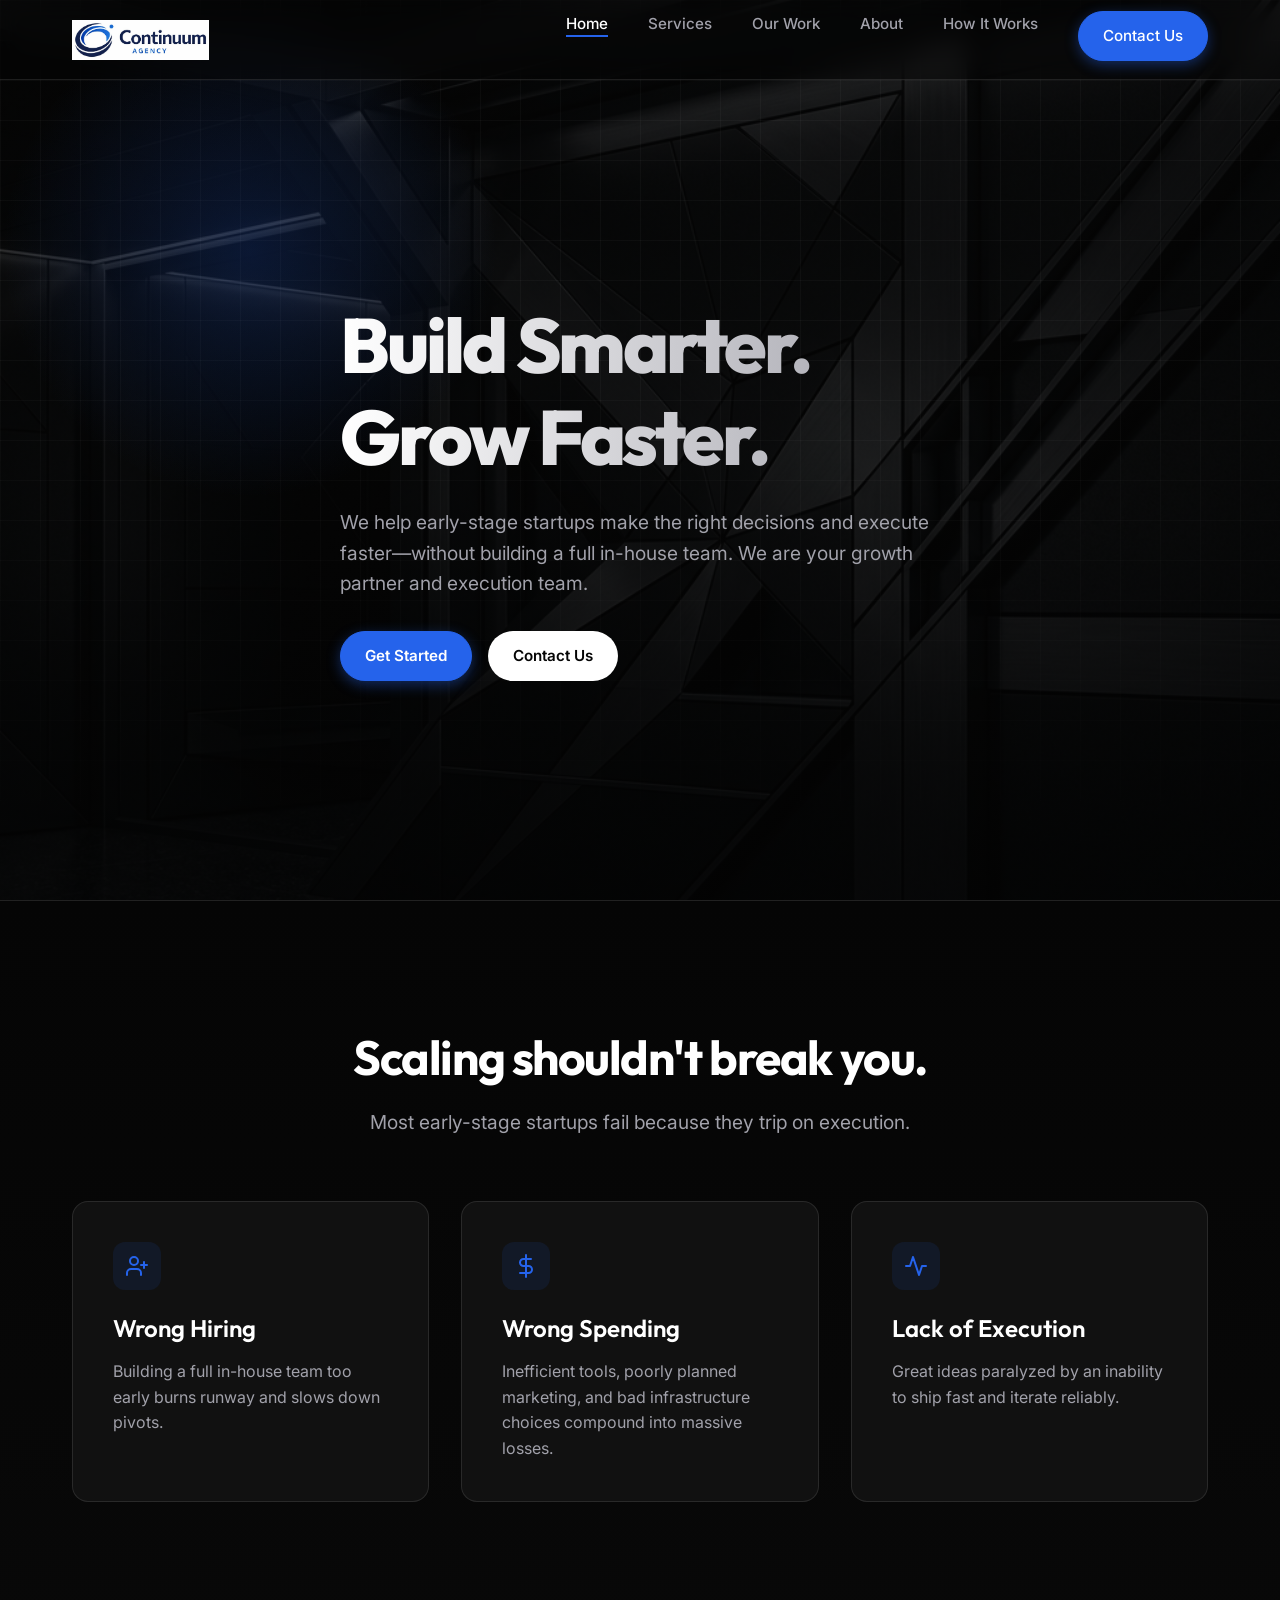
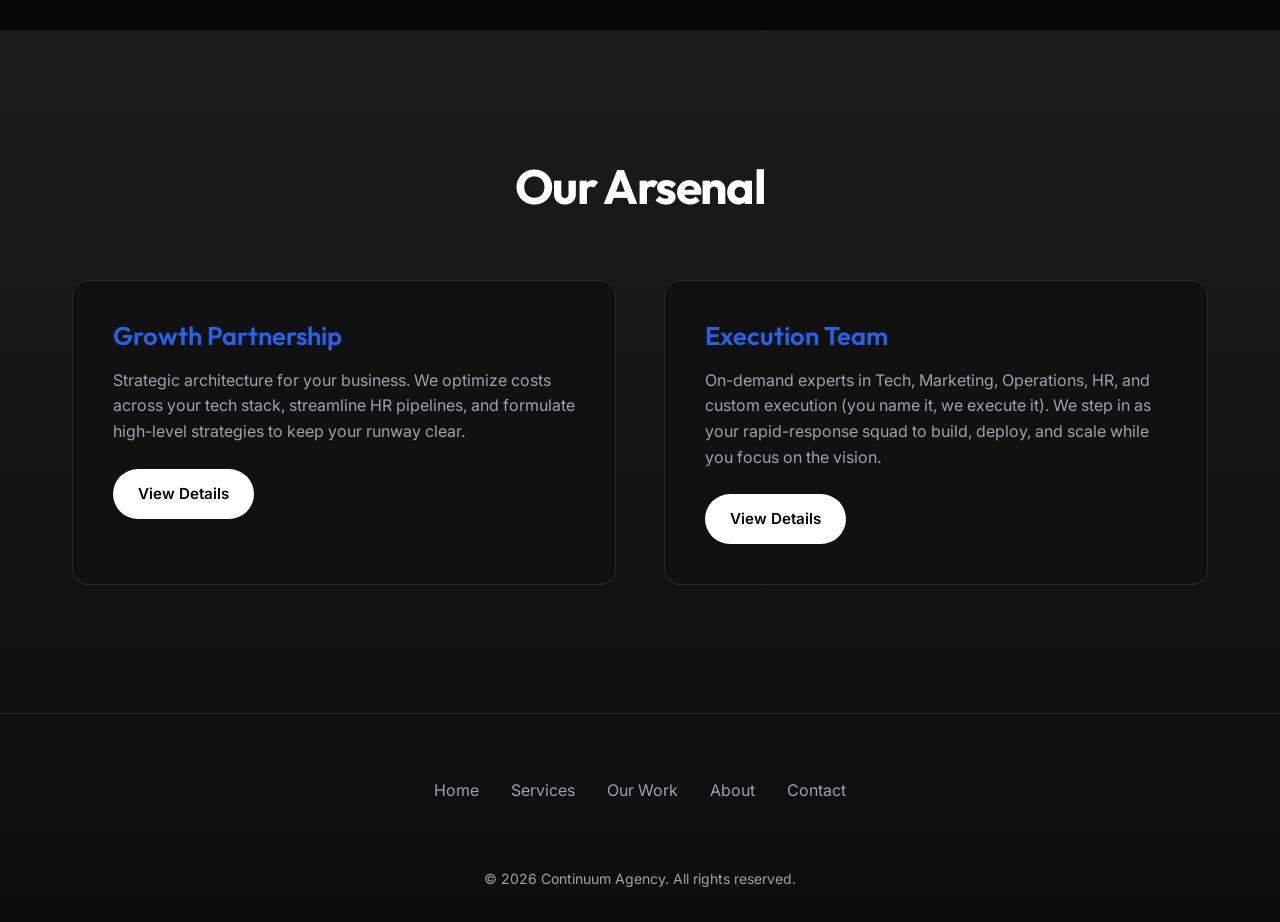
<file: index.html>
<!DOCTYPE html>
<html lang="en">
<head>
    <meta charset="UTF-8">
    <meta name="viewport" content="width=device-width, initial-scale=1.0">
    <title>Continuum Agency | Startup Growth Partner</title>
    <meta name="description" content="Continuum Agency is a startup growth partner and execution team. We help early-stage startups make the right decisions and execute faster—without building a full in-house team.">
    <link rel="stylesheet" href="./style.css?v=2026.1">
</head>
<body style="background: linear-gradient(to bottom, rgba(5,5,5,0.8), rgba(0,0,0,0.95)), url('dark_premium_bg.png') no-repeat center center fixed; background-size: cover;">
    <div class="bg-grid"></div>
    <div class="glow-orb"></div>

    <!-- Navigation -->
    <nav class="navbar">
        <div class="nav-container">
            <a href="index.html" class="brand-logo">
                <img src="logo.png" alt="Continuum Agency Logo">
                
            </a>
            <button class="mobile-menu-btn">☰</button>
            <ul class="nav-links">
                <li><a href="index.html" class="active">Home</a></li>
                <li><a href="services.html">Services</a></li>
                <li><a href="our-work.html">Our Work</a></li>
                <li><a href="about.html">About</a></li>
                <li><a href="how-it-works.html">How It Works</a></li>
                <li><a href="contact.html" class="cta-button primary">Contact Us</a></li>
            </ul>
        </div>
    </nav>

    <!-- Hero Section -->
    <section class="hero px-4">
        <div class="container hero-content fade-up">
            <h1 class="heading-xl">Build Smarter.<br>Grow Faster.</h1>
            <p class="subtext">
                We help early-stage startups make the right decisions and execute faster—without building a full in-house team. We are your growth partner and execution team.
            </p>
            <div class="hero-buttons">
                <a href="services.html" class="cta-button primary">Get Started</a>
                <a href="contact.html" class="cta-button">Contact Us</a>
            </div>
        </div>
    </section>

    <!-- Problem Section -->
    <section class="section problem-section">
        <div class="container">
            <div class="text-center fade-up">
                <h2 class="heading-lg">Scaling shouldn't break you.</h2>
                <p class="subtext mx-auto" style="margin: 0 auto;">Most early-stage startups fail because they trip on execution.</p>
            </div>
            
            <div class="grid-3 fade-up delay-1">
                <div class="card">
                    <div class="card-icon">
                        <svg viewBox="0 0 24 24" fill="none" stroke="currentColor" stroke-width="2" stroke-linecap="round" stroke-linejoin="round"><path d="M16 21v-2a4 4 0 0 0-4-4H6a4 4 0 0 0-4 4v2"></path><circle cx="9" cy="7" r="4"></circle><line x1="19" y1="8" x2="19" y2="14"></line><line x1="22" y1="11" x2="16" y2="11"></line></svg>
                    </div>
                    <h3 class="card-title">Wrong Hiring</h3>
                    <p class="card-text">Building a full in-house team too early burns runway and slows down pivots.</p>
                </div>
                <div class="card">
                    <div class="card-icon">
                        <svg viewBox="0 0 24 24" fill="none" stroke="currentColor" stroke-width="2" stroke-linecap="round" stroke-linejoin="round"><line x1="12" y1="1" x2="12" y2="23"></line><path d="M17 5H9.5a3.5 3.5 0 0 0 0 7h5a3.5 3.5 0 0 1 0 7H6"></path></svg>
                    </div>
                    <h3 class="card-title">Wrong Spending</h3>
                    <p class="card-text">Inefficient tools, poorly planned marketing, and bad infrastructure choices compound into massive losses.</p>
                </div>
                <div class="card">
                    <div class="card-icon">
                        <svg viewBox="0 0 24 24" fill="none" stroke="currentColor" stroke-width="2" stroke-linecap="round" stroke-linejoin="round"><polyline points="22 12 18 12 15 21 9 3 6 12 2 12"></polyline></svg>
                    </div>
                    <h3 class="card-title">Lack of Execution</h3>
                    <p class="card-text">Great ideas paralyzed by an inability to ship fast and iterate reliably.</p>
                </div>
            </div>
        </div>
    </section>

    <!-- Services Preview Section -->
    <section class="section">
        <div class="container">
            <div class="text-center fade-up">
                <h2 class="heading-lg">Our Arsenal</h2>
            </div>
            <div class="grid-2 fade-up delay-1">
                <div class="card">
                    <h3 class="heading-md" style="color: var(--accent-primary);">Growth Partnership</h3>
                    <p class="card-text">Strategic architecture for your business. We optimize costs across your tech stack, streamline HR pipelines, and formulate high-level strategies to keep your runway clear.</p>
                    <a href="services.html" class="cta-button" style="margin-top: 1.5rem;">View Details</a>
                </div>
                <div class="card">
                    <h3 class="heading-md" style="color: var(--accent-primary);">Execution Team</h3>
                    <p class="card-text">On-demand experts in Tech, Marketing, Operations, HR, and custom execution (you name it, we execute it). We step in as your rapid-response squad to build, deploy, and scale while you focus on the vision.</p>
                    <a href="services.html" class="cta-button" style="margin-top: 1.5rem;">View Details</a>
                </div>
            </div>
        </div>
    </section>

    <!-- Footer -->
    <footer class="footer">
        <div class="container footer-content">
            <div class="footer-nav">
                <a href="index.html">Home</a>
                <a href="services.html">Services</a>
                <a href="our-work.html">Our Work</a>
                <a href="about.html">About</a>
                <a href="contact.html">Contact</a>
            </div>
            <p class="copyright">© 2026 Continuum Agency. All rights reserved.</p>
        </div>
    </footer>

    <script src="./script.js"></script>
</body>
</html>
</file>
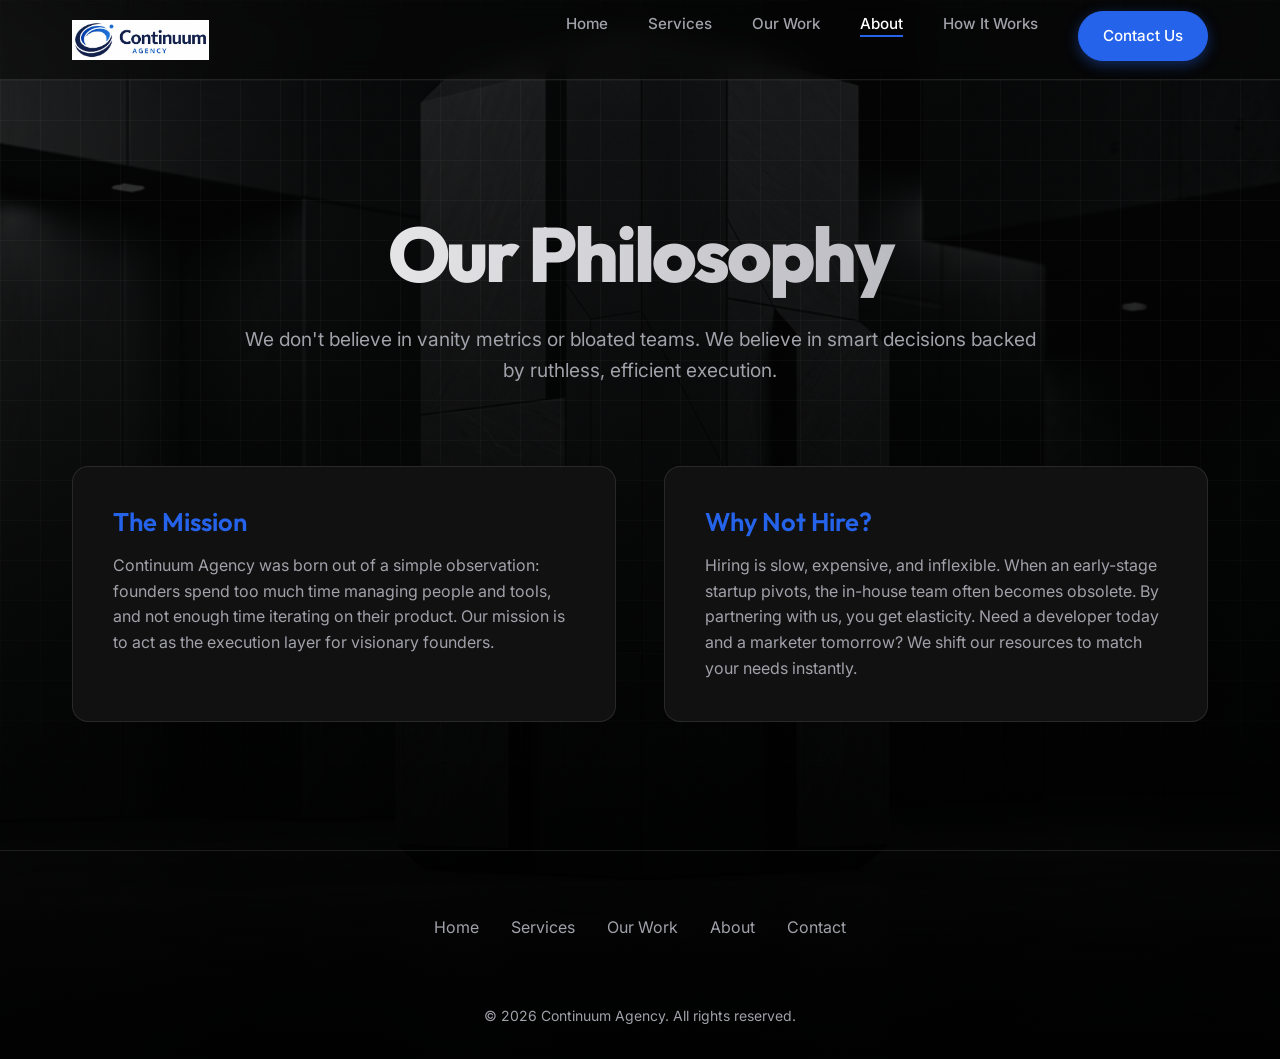
<file: about.html>
<!DOCTYPE html>
<html lang="en">
<head>
    <meta charset="UTF-8">
    <meta name="viewport" content="width=device-width, initial-scale=1.0">
    <title>About Us | Continuum Agency</title>
    <link rel="stylesheet" href="./style.css?v=2026.1">
    <meta name="description" content="Learn about Continuum Agency's mission to act as the ultimate growth partner and execution squad for startups.">
</head>
<body style="background: linear-gradient(to bottom, rgba(5,5,5,0.8), rgba(0,0,0,0.95)), url('bg_about.png') no-repeat center center fixed; background-size: cover;">
    <div class="bg-grid"></div>

    <!-- Navigation -->
    <nav class="navbar">
        <div class="nav-container">
            <a href="index.html" class="brand-logo">
                <img src="logo.png" alt="Continuum Agency Logo">
                
            </a>
            <button class="mobile-menu-btn">☰</button>
            <ul class="nav-links">
                <li><a href="index.html">Home</a></li>
                <li><a href="services.html">Services</a></li>
                <li><a href="our-work.html">Our Work</a></li>
                <li><a href="about.html" class="active">About</a></li>
                <li><a href="how-it-works.html">How It Works</a></li>
                <li><a href="contact.html" class="cta-button primary">Contact Us</a></li>
            </ul>
        </div>
    </nav>

    <div style="padding-top: var(--nav-height);"></div>

    <section class="section">
        <div class="container text-center fade-up">
            <h1 class="heading-xl">Our Philosophy</h1>
            <p class="subtext mx-auto" style="margin: 0 auto; max-width: 800px;">
                We don't believe in vanity metrics or bloated teams. We believe in smart decisions backed by ruthless, efficient execution.
            </p>
        </div>

        <div class="container" style="margin-top: 5rem;">
            <div class="grid-2 fade-up delay-1">
                <div class="card">
                    <h3 class="heading-md" style="color: var(--accent-primary);">The Mission</h3>
                    <p class="card-text">
                        Continuum Agency was born out of a simple observation: founders spend too much time managing people and tools, and not enough time iterating on their product. Our mission is to act as the execution layer for visionary founders.
                    </p>
                </div>
                <div class="card">
                    <h3 class="heading-md" style="color: var(--accent-primary);">Why Not Hire?</h3>
                    <p class="card-text">
                        Hiring is slow, expensive, and inflexible. When an early-stage startup pivots, the in-house team often becomes obsolete. By partnering with us, you get elasticity. Need a developer today and a marketer tomorrow? We shift our resources to match your needs instantly.
                    </p>
                </div>
            </div>
        </div>
    </section>

    <!-- Footer -->
    <footer class="footer" style="margin-top: auto;">
        <div class="container footer-content">
            <div class="footer-nav">
                <a href="index.html">Home</a>
                <a href="services.html">Services</a>
                <a href="our-work.html">Our Work</a>
                <a href="about.html">About</a>
                <a href="contact.html">Contact</a>
            </div>
            <p class="copyright">© 2026 Continuum Agency. All rights reserved.</p>
        </div>
    </footer>

    <script src="./script.js"></script>
</body>
</html>
</file>
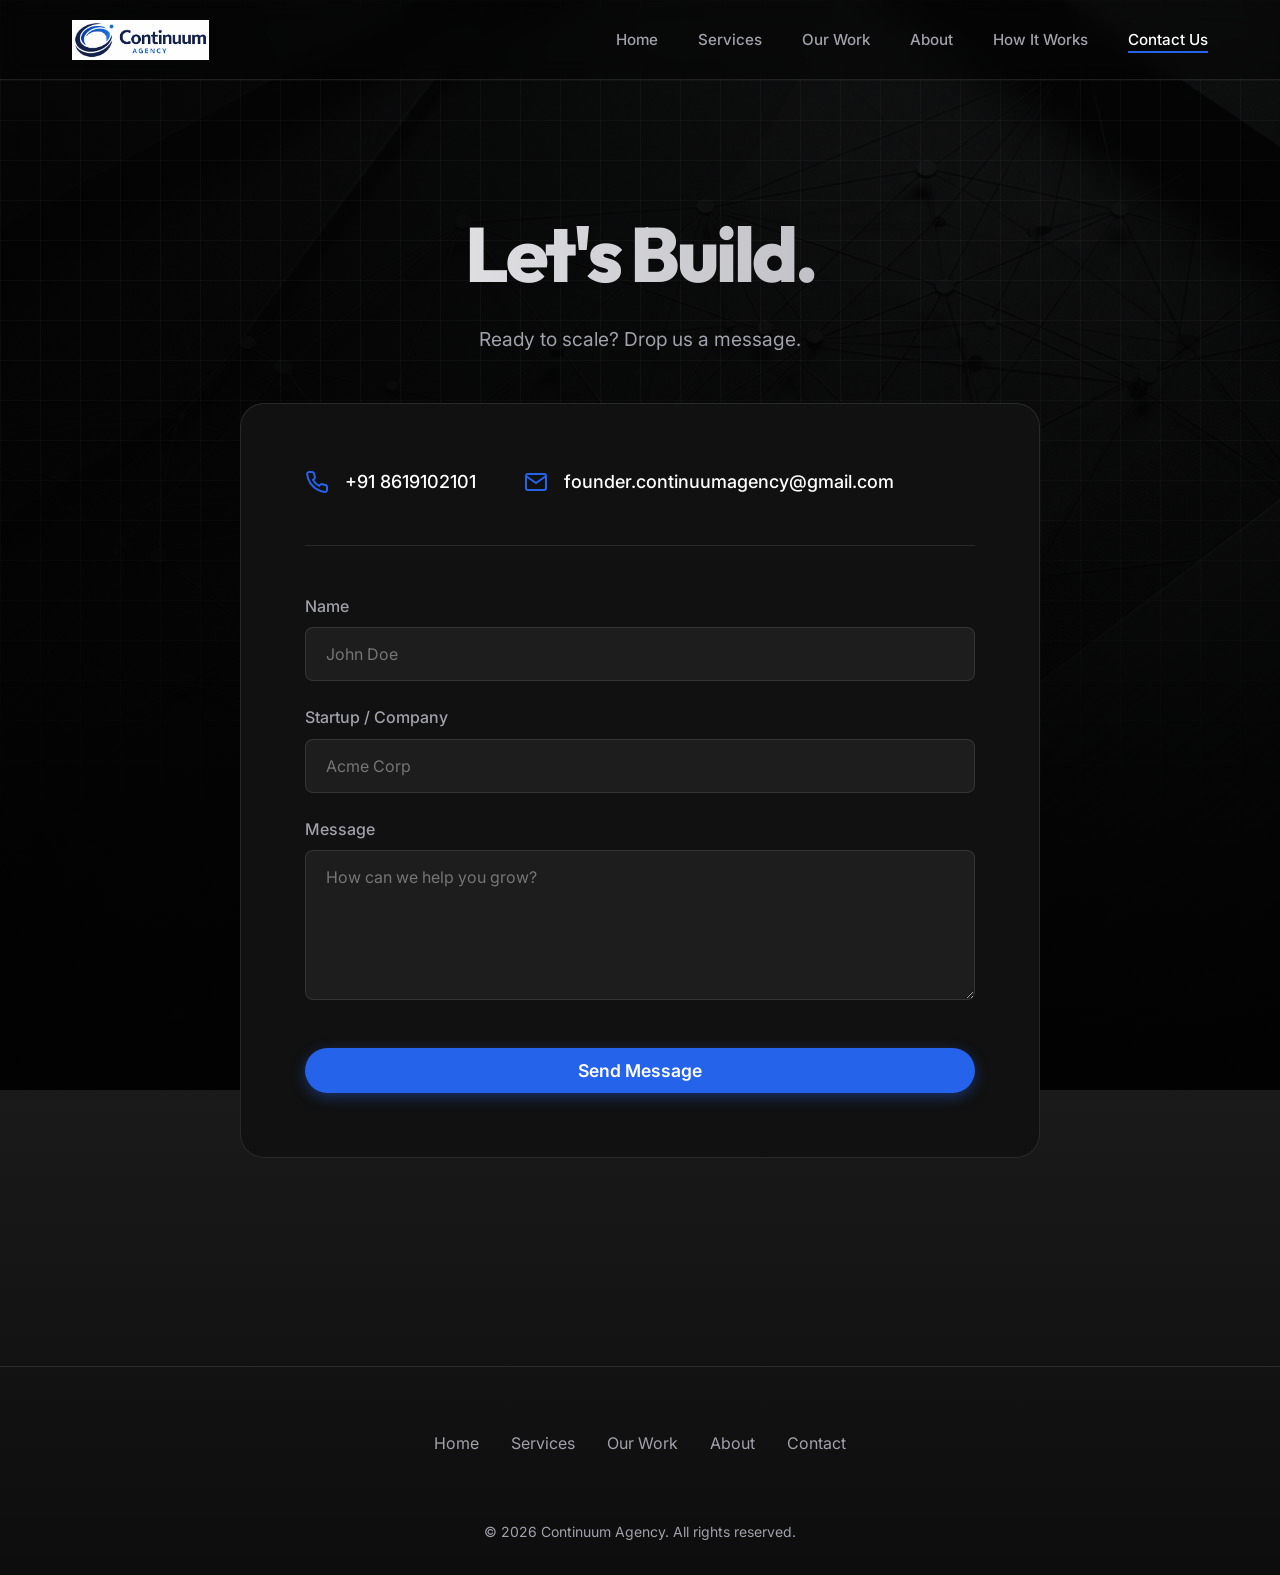
<file: contact.html>
<!DOCTYPE html>
<html lang="en">
<head>
    <meta charset="UTF-8">
    <meta name="viewport" content="width=device-width, initial-scale=1.0">
    <title>Contact Us | Continuum Agency</title>
    <link rel="stylesheet" href="./style.css?v=2026.1">
    <meta name="description" content="Get in touch with Continuum Agency to supercharge your startup's growth.">
</head>
<body class="page-contact">
    <div class="bg-grid"></div>

    <!-- Navigation -->
    <nav class="navbar">
        <div class="nav-container">
            <a href="index.html" class="brand-logo">
                <img src="logo.png" alt="Logo">
                
            </a>
            <button class="mobile-menu-btn">☰</button>
            <ul class="nav-links">
                <li><a href="index.html">Home</a></li>
                <li><a href="services.html">Services</a></li>
                <li><a href="our-work.html">Our Work</a></li>
                <li><a href="about.html">About</a></li>
                <li><a href="how-it-works.html">How It Works</a></li>
                <li><a href="contact.html" class="active">Contact Us</a></li>
            </ul>
        </div>
    </nav>

    <div style="padding-top: var(--nav-height);"></div>

    <section class="section">
        <div class="container text-center fade-up">
            <h1 class="heading-xl">Let's Build.</h1>
            <p class="subtext mx-auto" style="margin: 0 auto 3rem;">Ready to scale? Drop us a message.</p>
        </div>

        <div class="container fade-up delay-1">
            <div class="contact-box">
                <div class="contact-info">
                    <div class="info-item">
                        <svg width="24" height="24" viewBox="0 0 24 24" fill="none" stroke="var(--accent-primary)" stroke-width="2"><path d="M22 16.92v3a2 2 0 0 1-2.18 2 19.79 19.79 0 0 1-8.63-3.07 19.5 19.5 0 0 1-6-6 19.79 19.79 0 0 1-3.07-8.67A2 2 0 0 1 4.11 2h3a2 2 0 0 1 2 1.72 12.84 12.84 0 0 0 .7 2.81 2 2 0 0 1-.45 2.11L8.09 9.91a16 16 0 0 0 6 6l1.27-1.27a2 2 0 0 1 2.11-.45 12.84 12.84 0 0 0 2.81.7A2 2 0 0 1 22 16.92z"></path></svg>
                        <span>+91 8619102101</span>
                    </div>
                    <div class="info-item">
                        <svg width="24" height="24" viewBox="0 0 24 24" fill="none" stroke="var(--accent-primary)" stroke-width="2"><path d="M4 4h16c1.1 0 2 .9 2 2v12c0 1.1-.9 2-2 2H4c-1.1 0-2-.9-2-2V6c0-1.1.9-2 2-2z"></path><polyline points="22,6 12,13 2,6"></polyline></svg>
                        <span>founder.continuumagency@gmail.com</span>
                    </div>
                </div>

                <form action="https://formsubmit.co/founder.continuumagency@gmail.com" method="POST">
                    <input type="hidden" name="_subject" value="New Contact Request - Continuum Agency">
                    <input type="hidden" name="_captcha" value="false">
                    <div class="form-group">
                        <label class="form-label">Name</label>
                        <input type="text" name="Name" class="form-input" required placeholder="John Doe">
                    </div>
                    <div class="form-group">
                        <label class="form-label">Startup / Company</label>
                        <input type="text" name="Company" class="form-input" required placeholder="Acme Corp">
                    </div>
                    <div class="form-group">
                        <label class="form-label">Message</label>
                        <textarea name="Message" class="form-input" required placeholder="How can we help you grow?"></textarea>
                    </div>
                    <button type="submit" class="cta-button primary" style="width: 100%; border: none; font-family: var(--font-body); font-size: 1.1rem; cursor: pointer; margin-top: 1rem;">Send Message</button>
                </form>
            </div>
        </div>
    </section>

    <!-- Footer -->
    <footer class="footer" style="margin-top: 5rem;">
        <div class="container footer-content">
            <div class="footer-nav">
                <a href="index.html">Home</a>
                <a href="services.html">Services</a>
                <a href="our-work.html">Our Work</a>
                <a href="about.html">About</a>
                <a href="contact.html">Contact</a>
            </div>
            <p class="copyright">© 2026 Continuum Agency. All rights reserved.</p>
        </div>
    </footer>

    <script src="./script.js"></script>
</body>
</html>
</file>
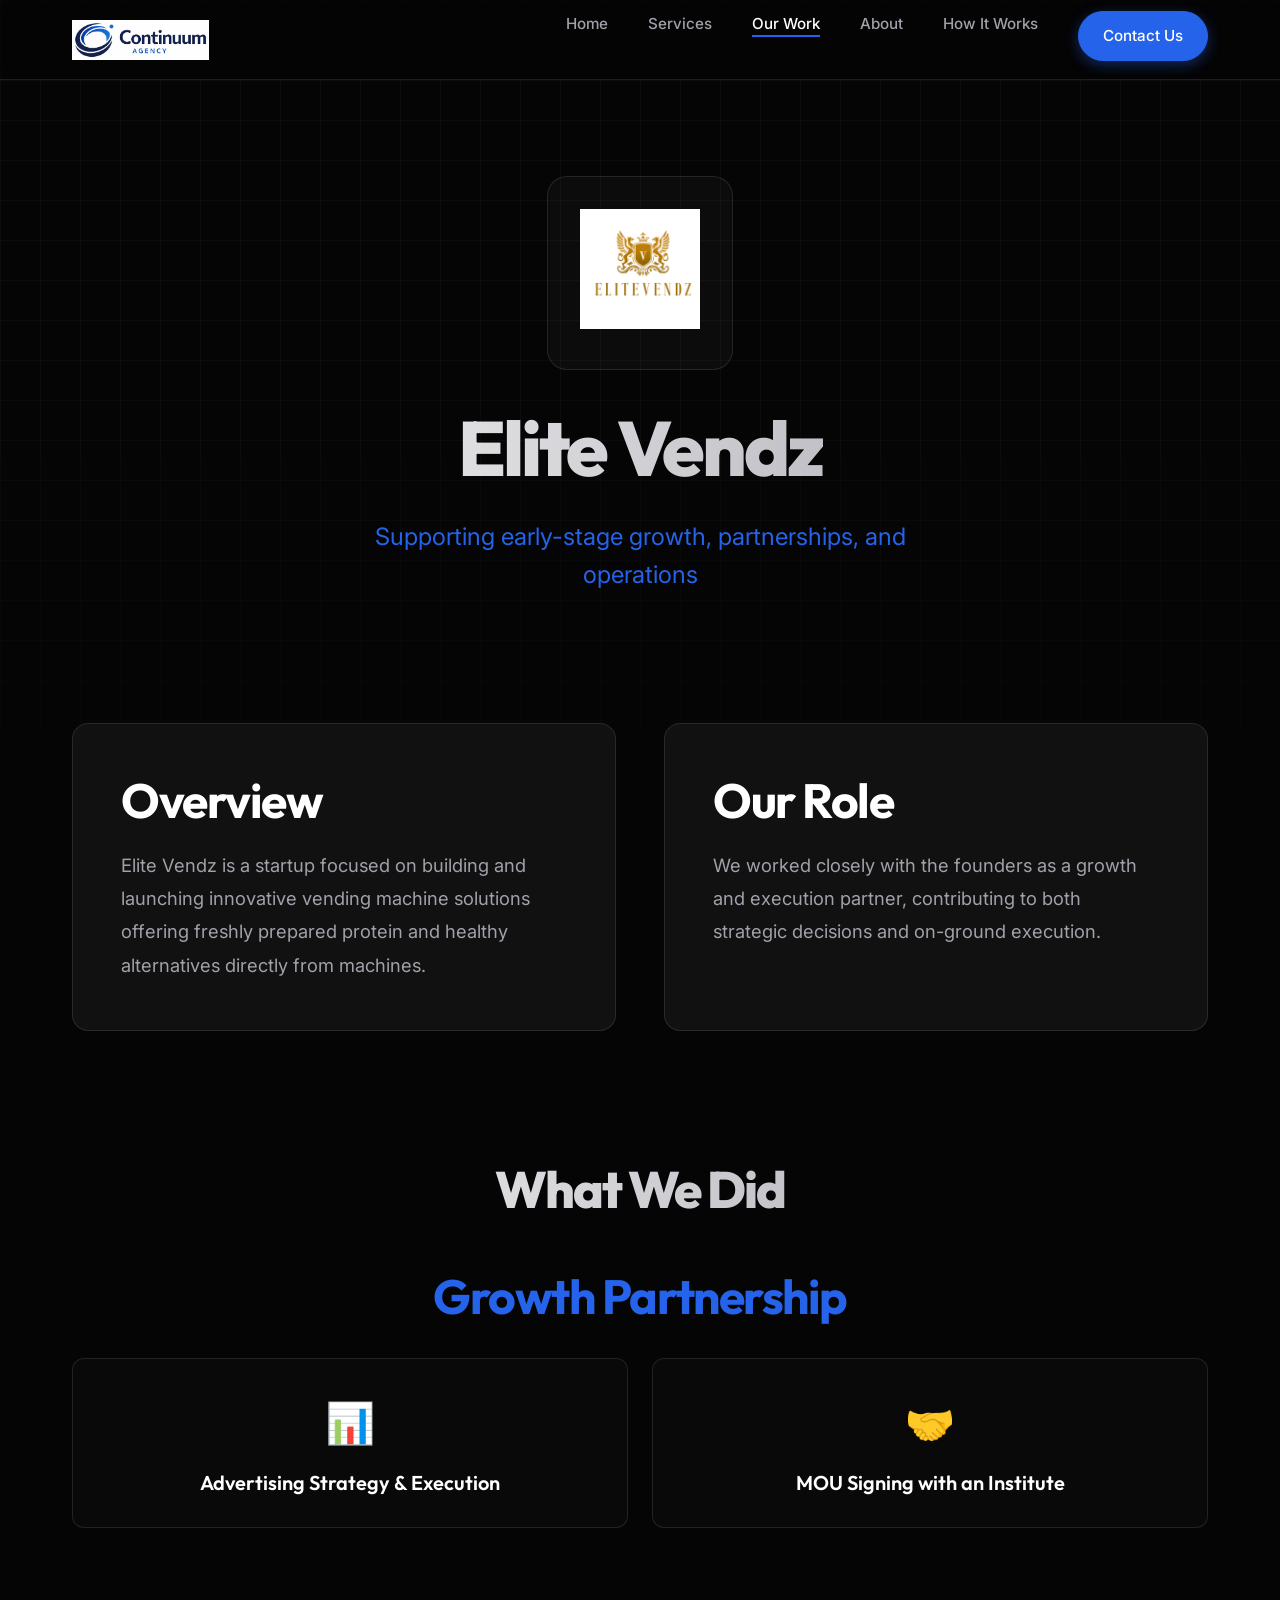
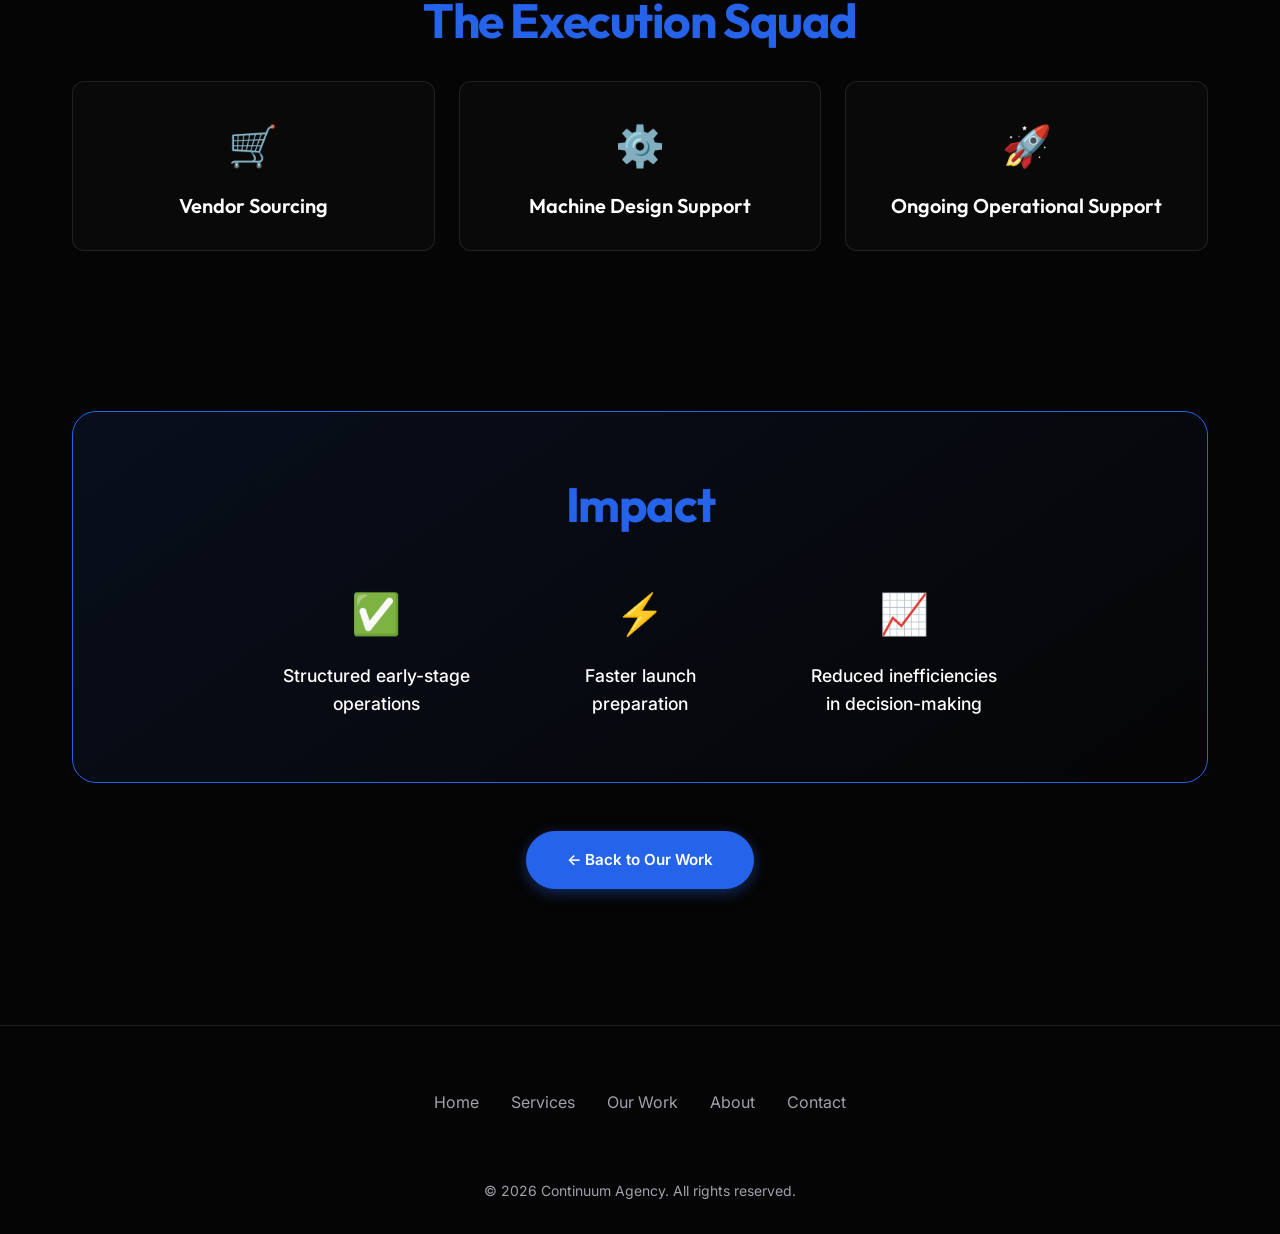
<file: elite-vendz.html>
<!DOCTYPE html>
<html lang="en">
<head>
    <meta charset="UTF-8">
    <meta name="viewport" content="width=device-width, initial-scale=1.0">
    <title>Elite Vendz Case Study | Continuum Agency</title>
    <link rel="stylesheet" href="./style.css?v=2026.1">
    <meta name="description" content="Case study for Elite Vendz - Supporting early-stage growth, partnerships, and operations.">
</head>
<body>
    <div class="bg-grid"></div>

    <!-- Navigation -->
    <nav class="navbar">
        <div class="nav-container">
            <a href="index.html" class="brand-logo">
                <img src="logo.png" alt="Continuum Agency Logo">
                
            </a>
            <button class="mobile-menu-btn">☰</button>
            <ul class="nav-links">
                <li><a href="index.html">Home</a></li>
                <li><a href="services.html">Services</a></li>
                <li><a href="our-work.html" class="active">Our Work</a></li>
                <li><a href="about.html">About</a></li>
                <li><a href="how-it-works.html">How It Works</a></li>
                <li><a href="contact.html" class="cta-button primary">Contact Us</a></li>
            </ul>
        </div>
    </nav>

    <div style="padding-top: var(--nav-height);"></div>

    <!-- Case Study Hero -->
    <section class="section case-study-hero">
        <div class="container text-center fade-up">
            <div class="case-study-logo-wrapper">
                <img src="Untitled%20design%20(1).png" alt="Elite Vendz Logo" class="cs-logo" style="max-height: 120px; object-fit: contain;">
            </div>
            <h1 class="heading-xl">Elite Vendz</h1>
            <p class="subtext mx-auto" style="margin: 0 auto; color: var(--accent-primary); font-size: 1.5rem;">Supporting early-stage growth, partnerships, and operations</p>
        </div>
    </section>

    <!-- Overview & Role -->
    <section class="section pt-0">
        <div class="container">
            <div class="grid-2 fade-up delay-1">
                <div class="cs-info-card">
                    <h2 class="heading-lg">Overview</h2>
                    <p class="cs-text">Elite Vendz is a startup focused on building and launching innovative vending machine solutions offering freshly prepared protein and healthy alternatives directly from machines.</p>
                </div>
                <div class="cs-info-card">
                    <h2 class="heading-lg">Our Role</h2>
                    <p class="cs-text">We worked closely with the founders as a growth and execution partner, contributing to both strategic decisions and on-ground execution. </p>
                </div>
            </div>
        </div>
    </section>

    <!-- What We Did -->
    <section class="section pt-0">
        <div class="container fade-up delay-2">
            <h2 class="heading-xl text-center" style="font-size: clamp(2.5rem, 4vw, 3.5rem); margin-bottom: 3rem;">What We Did</h2>
            
            <h3 class="heading-lg text-center" id="growth" style="color: var(--accent-primary); margin-bottom: 2rem;">Growth Partnership</h3>
            <div class="cs-services-grid" style="margin-bottom: 4rem;">
                <div class="cs-service-box">
                    <div class="box-icon">📊</div>
                    <h3>Advertising Strategy & Execution</h3>
                </div>
                <div class="cs-service-box">
                    <div class="box-icon">🤝</div>
                    <h3>MOU Signing with an Institute</h3>
                </div>
            </div>

            <h3 class="heading-lg text-center" id="execution" style="color: var(--accent-primary); margin-bottom: 2rem;">The Execution Squad</h3>
            <div class="cs-services-grid">
                <div class="cs-service-box">
                    <div class="box-icon">🛒</div>
                    <h3>Vendor Sourcing</h3>
                </div>
                <div class="cs-service-box">
                    <div class="box-icon">⚙️</div>
                    <h3>Machine Design Support</h3>
                </div>
                <div class="cs-service-box">
                    <div class="box-icon">🚀</div>
                    <h3>Ongoing Operational Support</h3>
                </div>
            </div>
        </div>
    </section>

    <!-- Impact -->
    <section class="section pt-0">
        <div class="container fade-up delay-3">
            <div class="cs-impact-box text-center">
                <h2 class="heading-lg" style="color: var(--accent-primary);">Impact</h2>
                <div class="impact-stats">
                    <div class="impact-stat">
                        <div class="stat-icon">✅</div>
                        <p>Structured early-stage operations</p>
                    </div>
                    <div class="impact-stat">
                        <div class="stat-icon">⚡</div>
                        <p>Faster launch preparation</p>
                    </div>
                    <div class="impact-stat">
                        <div class="stat-icon">📈</div>
                        <p>Reduced inefficiencies in decision-making</p>
                    </div>
                </div>
            </div>
            
            <div class="text-center mt-5" style="margin-top: 4rem;">
                <a href="our-work.html" class="cta-button primary" style="padding: 1rem 2.5rem;">← Back to Our Work</a>
            </div>
        </div>
    </section>

    <!-- Footer -->
    <footer class="footer">
        <div class="container footer-content">
            <div class="footer-nav">
                <a href="index.html">Home</a>
                <a href="services.html">Services</a>
                <a href="our-work.html">Our Work</a>
                <a href="about.html">About</a>
                <a href="contact.html">Contact</a>
            </div>
            <p class="copyright">© 2026 Continuum Agency. All rights reserved.</p>
        </div>
    </footer>

    <script src="./script.js"></script>
</body>
</html>
</file>
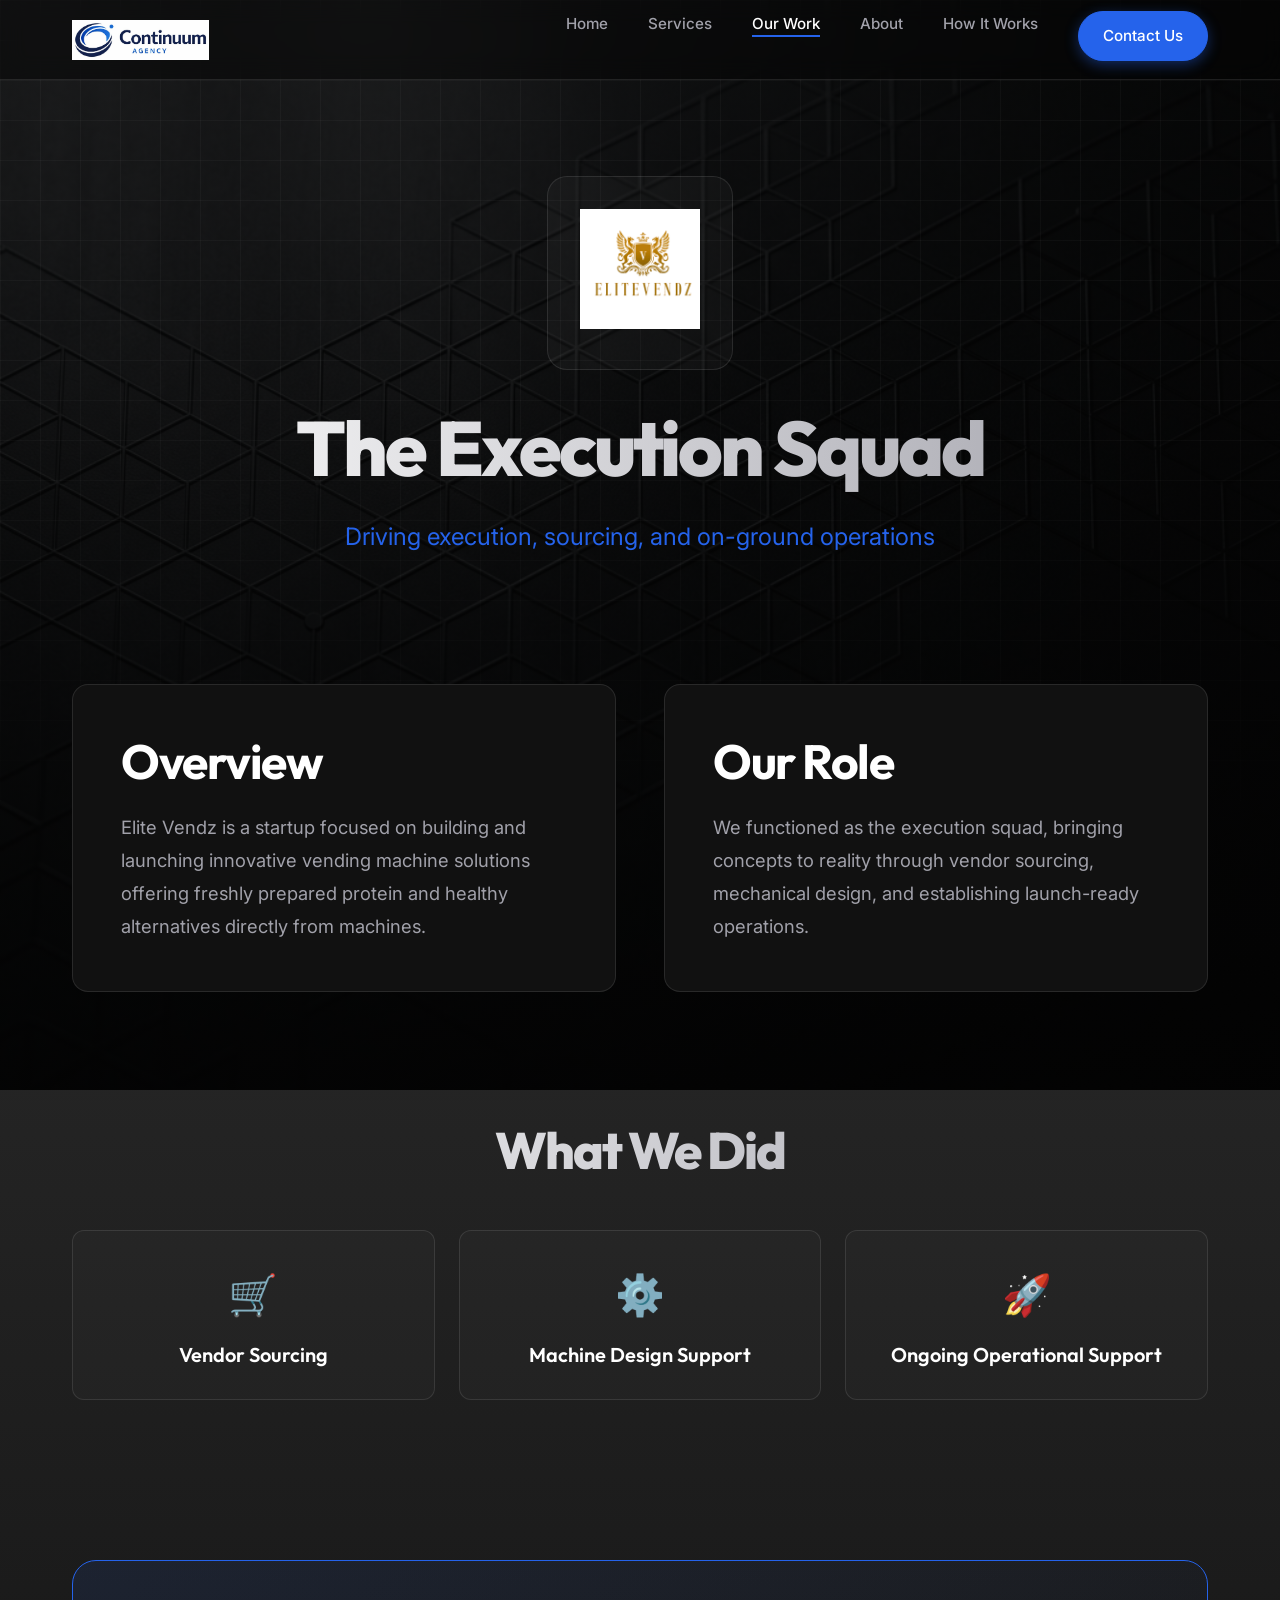
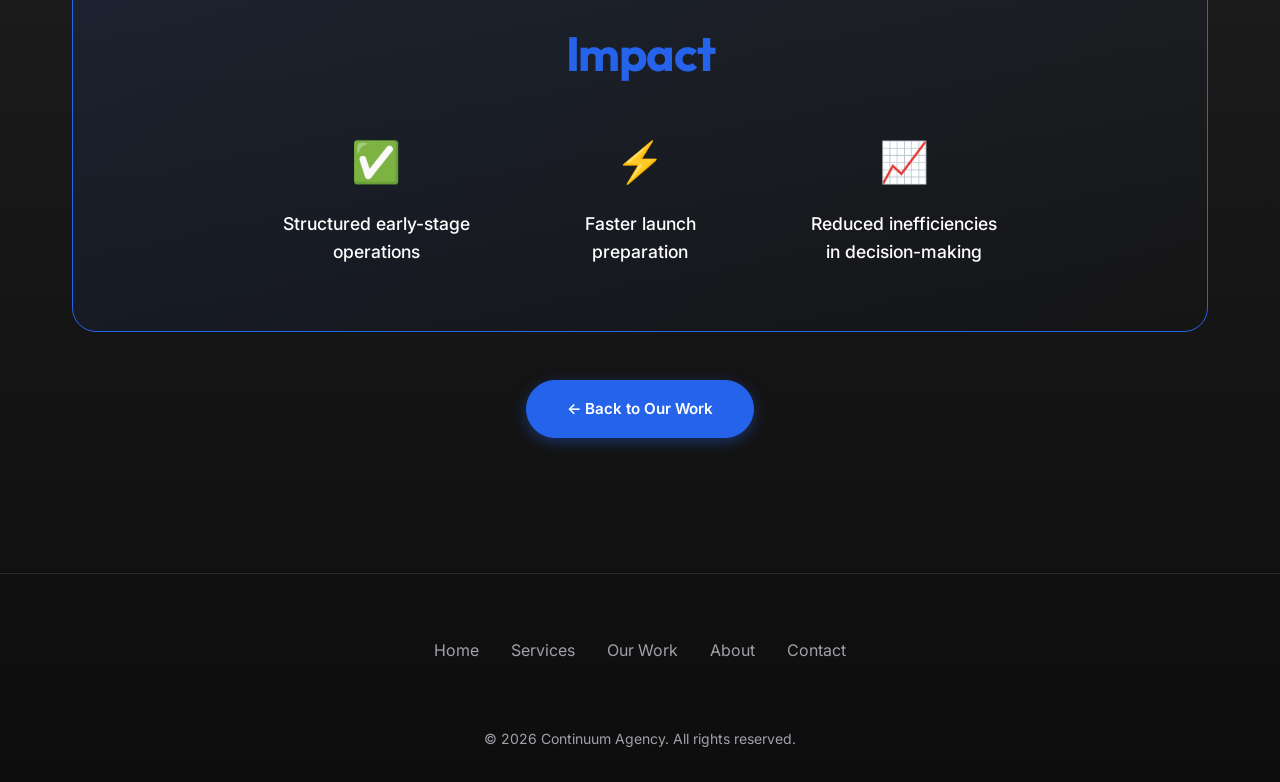
<file: execution-squad.html>
<!DOCTYPE html>
<html lang="en">
<head>
    <meta charset="UTF-8">
    <meta name="viewport" content="width=device-width, initial-scale=1.0">
    <title>The Execution Squad Case Study | Continuum Agency</title>
    <link rel="stylesheet" href="./style.css?v=2026.1">
    <meta name="description" content="Case study for Elite Vendz - Supporting early-stage growth, partnerships, and operations.">
</head>
<body style="background: linear-gradient(to bottom, rgba(5,5,5,0.8), rgba(0,0,0,0.95)), url('bg_how.png') no-repeat center center fixed; background-size: cover;">
    <div class="bg-grid"></div>

    <!-- Navigation -->
    <nav class="navbar">
        <div class="nav-container">
            <a href="index.html" class="brand-logo">
                <img src="logo.png" alt="Continuum Agency Logo">
            </a>
            <button class="mobile-menu-btn">☰</button>
            <ul class="nav-links">
                <li><a href="index.html">Home</a></li>
                <li><a href="services.html">Services</a></li>
                <li><a href="our-work.html" class="active">Our Work</a></li>
                <li><a href="about.html">About</a></li>
                <li><a href="how-it-works.html">How It Works</a></li>
                <li><a href="contact.html" class="cta-button primary">Contact Us</a></li>
            </ul>
        </div>
    </nav>

    <div style="padding-top: var(--nav-height);"></div>

    <!-- Case Study Hero -->
    <section class="section case-study-hero">
        <div class="container text-center fade-up">
            <div class="case-study-logo-wrapper">
                <img src="Untitled%20design%20(1).png" alt="Elite Vendz Logo" class="cs-logo" style="max-height: 120px; object-fit: contain;">
            </div>
            <h1 class="heading-xl">The Execution Squad</h1>
            <p class="subtext mx-auto" style="margin: 0 auto; color: var(--accent-primary); font-size: 1.5rem;">Driving execution, sourcing, and on-ground operations</p>
        </div>
    </section>

    <!-- Overview & Role -->
    <section class="section pt-0">
        <div class="container">
            <div class="grid-2 fade-up delay-1">
                <div class="cs-info-card">
                    <h2 class="heading-lg">Overview</h2>
                    <p class="cs-text">Elite Vendz is a startup focused on building and launching innovative vending machine solutions offering freshly prepared protein and healthy alternatives directly from machines.</p>
                </div>
                <div class="cs-info-card">
                    <h2 class="heading-lg">Our Role</h2>
                    <p class="cs-text">We functioned as the execution squad, bringing concepts to reality through vendor sourcing, mechanical design, and establishing launch-ready operations.</p>
                </div>
            </div>
        </div>
    </section>

    <!-- What We Did -->
    <section class="section pt-0">
        <div class="container fade-up delay-2">
            <h2 class="heading-xl text-center" style="font-size: clamp(2.5rem, 4vw, 3.5rem); margin-bottom: 3rem;">What We Did</h2>
            
            <div class="cs-services-grid">
                <div class="cs-service-box">
                    <div class="box-icon">🛒</div>
                    <h3>Vendor Sourcing</h3>
                </div>
                <div class="cs-service-box">
                    <div class="box-icon">⚙️</div>
                    <h3>Machine Design Support</h3>
                </div>
                <div class="cs-service-box">
                    <div class="box-icon">🚀</div>
                    <h3>Ongoing Operational Support</h3>
                </div>
            </div>
        </div>
    </section>

    <!-- Impact -->
    <section class="section pt-0">
        <div class="container fade-up delay-3">
            <div class="cs-impact-box text-center">
                <h2 class="heading-lg" style="color: var(--accent-primary);">Impact</h2>
                <div class="impact-stats">
                    <div class="impact-stat">
                        <div class="stat-icon">✅</div>
                        <p>Structured early-stage operations</p>
                    </div>
                    <div class="impact-stat">
                        <div class="stat-icon">⚡</div>
                        <p>Faster launch preparation</p>
                    </div>
                    <div class="impact-stat">
                        <div class="stat-icon">📈</div>
                        <p>Reduced inefficiencies in decision-making</p>
                    </div>
                </div>
            </div>
            
            <div class="text-center mt-5" style="margin-top: 4rem;">
                <a href="our-work.html" class="cta-button primary" style="padding: 1rem 2.5rem;">← Back to Our Work</a>
            </div>
        </div>
    </section>

    <!-- Footer -->
    <footer class="footer">
        <div class="container footer-content">
            <div class="footer-nav">
                <a href="index.html">Home</a>
                <a href="services.html">Services</a>
                <a href="our-work.html">Our Work</a>
                <a href="about.html">About</a>
                <a href="contact.html">Contact</a>
            </div>
            <p class="copyright">© 2026 Continuum Agency. All rights reserved.</p>
        </div>
    </footer>

    <script src="./script.js"></script>
</body>
</html>
</file>
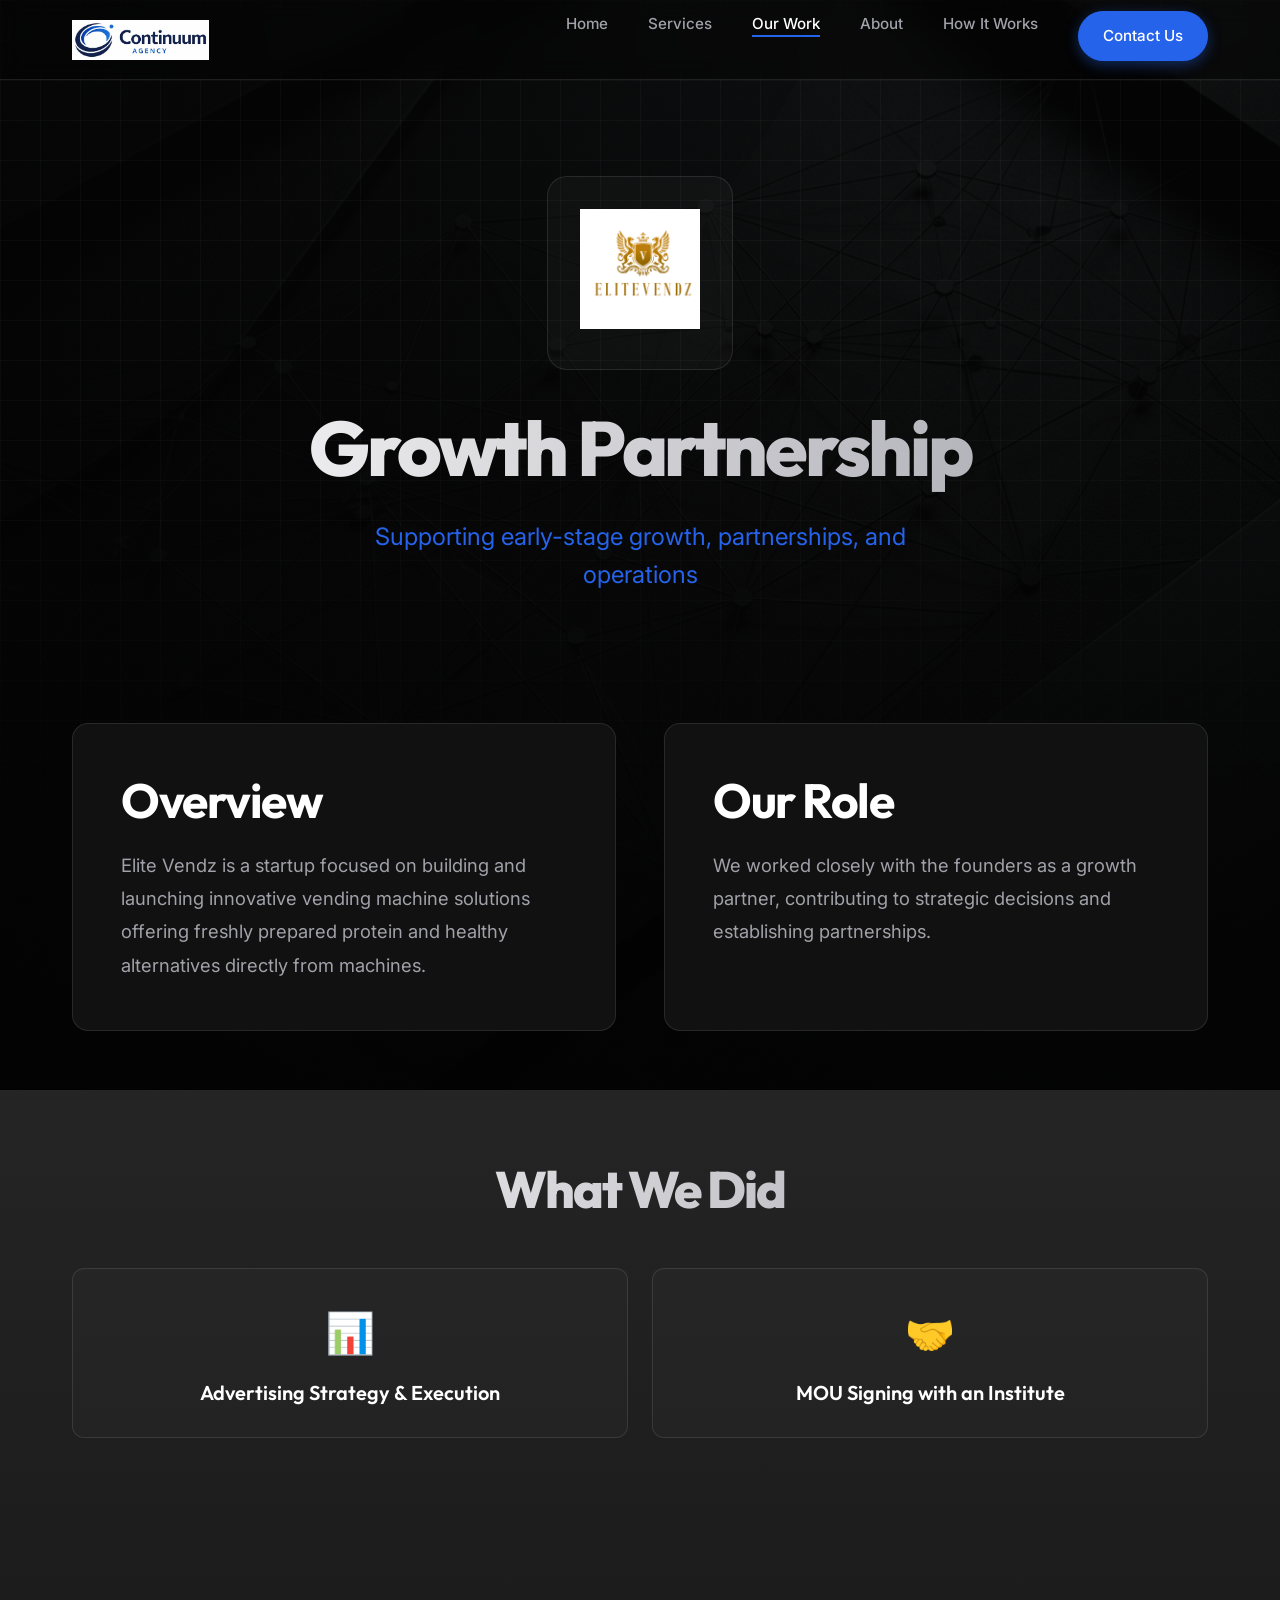
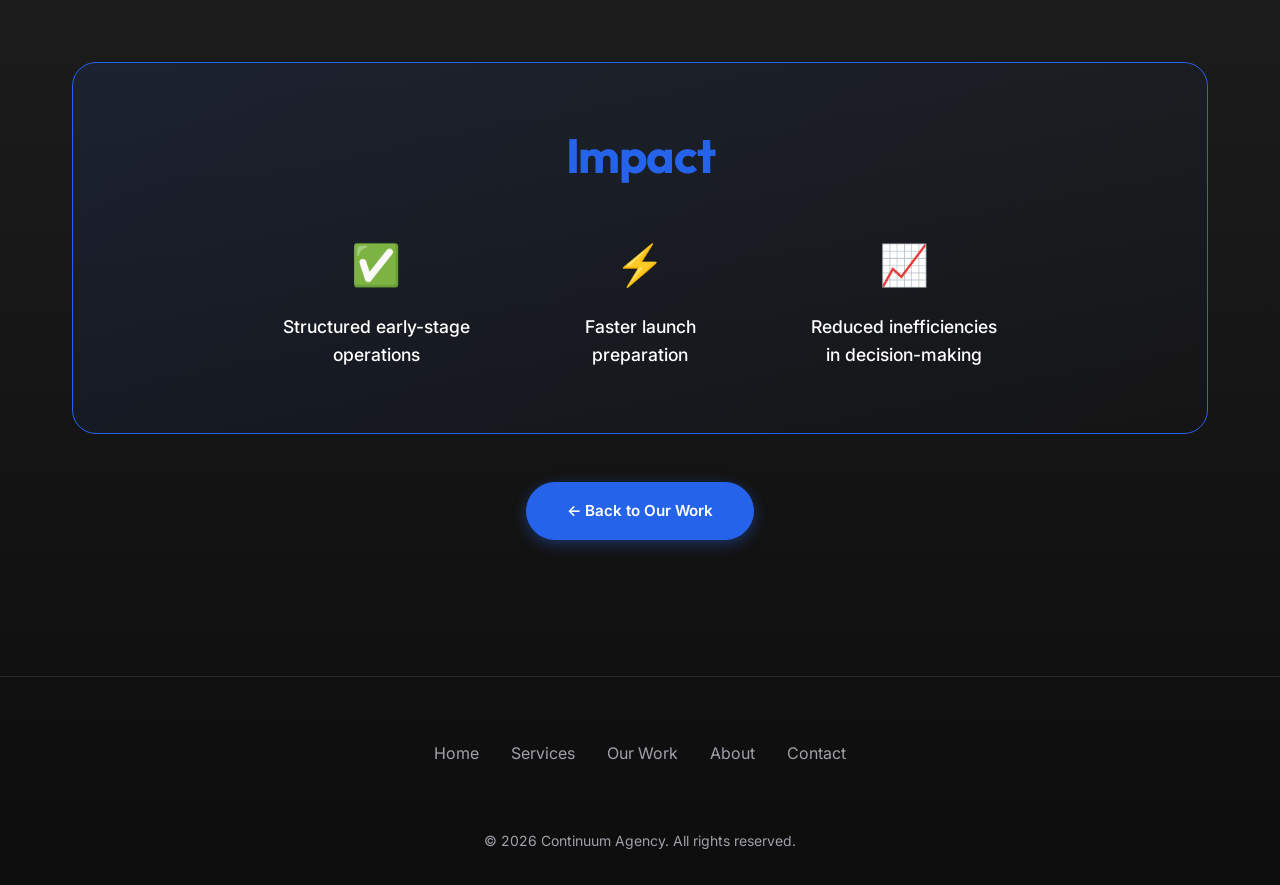
<file: growth-partnership.html>
<!DOCTYPE html>
<html lang="en">
<head>
    <meta charset="UTF-8">
    <meta name="viewport" content="width=device-width, initial-scale=1.0">
    <title>Growth Partnership Case Study | Continuum Agency</title>
    <link rel="stylesheet" href="./style.css?v=2026.1">
    <meta name="description" content="Case study for Elite Vendz - Supporting early-stage growth, partnerships, and operations.">
</head>
<body style="background: linear-gradient(to bottom, rgba(5,5,5,0.8), rgba(0,0,0,0.95)), url('bg_contact.png') no-repeat center center fixed; background-size: cover;">
    <div class="bg-grid"></div>

    <!-- Navigation -->
    <nav class="navbar">
        <div class="nav-container">
            <a href="index.html" class="brand-logo">
                <img src="logo.png" alt="Continuum Agency Logo">
            </a>
            <button class="mobile-menu-btn">☰</button>
            <ul class="nav-links">
                <li><a href="index.html">Home</a></li>
                <li><a href="services.html">Services</a></li>
                <li><a href="our-work.html" class="active">Our Work</a></li>
                <li><a href="about.html">About</a></li>
                <li><a href="how-it-works.html">How It Works</a></li>
                <li><a href="contact.html" class="cta-button primary">Contact Us</a></li>
            </ul>
        </div>
    </nav>

    <div style="padding-top: var(--nav-height);"></div>

    <!-- Case Study Hero -->
    <section class="section case-study-hero">
        <div class="container text-center fade-up">
            <div class="case-study-logo-wrapper">
                <img src="Untitled%20design%20(1).png" alt="Elite Vendz Logo" class="cs-logo" style="max-height: 120px; object-fit: contain;">
            </div>
            <h1 class="heading-xl">Growth Partnership</h1>
            <p class="subtext mx-auto" style="margin: 0 auto; color: var(--accent-primary); font-size: 1.5rem;">Supporting early-stage growth, partnerships, and operations</p>
        </div>
    </section>

    <!-- Overview & Role -->
    <section class="section pt-0">
        <div class="container">
            <div class="grid-2 fade-up delay-1">
                <div class="cs-info-card">
                    <h2 class="heading-lg">Overview</h2>
                    <p class="cs-text">Elite Vendz is a startup focused on building and launching innovative vending machine solutions offering freshly prepared protein and healthy alternatives directly from machines.</p>
                </div>
                <div class="cs-info-card">
                    <h2 class="heading-lg">Our Role</h2>
                    <p class="cs-text">We worked closely with the founders as a growth partner, contributing to strategic decisions and establishing partnerships.</p>
                </div>
            </div>
        </div>
    </section>

    <!-- What We Did -->
    <section class="section pt-0">
        <div class="container fade-up delay-2">
            <h2 class="heading-xl text-center" style="font-size: clamp(2.5rem, 4vw, 3.5rem); margin-bottom: 3rem;">What We Did</h2>
            
            <div class="cs-services-grid" style="margin-bottom: 4rem;">
                <div class="cs-service-box">
                    <div class="box-icon">📊</div>
                    <h3>Advertising Strategy & Execution</h3>
                </div>
                <div class="cs-service-box">
                    <div class="box-icon">🤝</div>
                    <h3>MOU Signing with an Institute</h3>
                </div>
            </div>
        </div>
    </section>

    <!-- Impact -->
    <section class="section pt-0">
        <div class="container fade-up delay-3">
            <div class="cs-impact-box text-center">
                <h2 class="heading-lg" style="color: var(--accent-primary);">Impact</h2>
                <div class="impact-stats">
                    <div class="impact-stat">
                        <div class="stat-icon">✅</div>
                        <p>Structured early-stage operations</p>
                    </div>
                    <div class="impact-stat">
                        <div class="stat-icon">⚡</div>
                        <p>Faster launch preparation</p>
                    </div>
                    <div class="impact-stat">
                        <div class="stat-icon">📈</div>
                        <p>Reduced inefficiencies in decision-making</p>
                    </div>
                </div>
            </div>
            
            <div class="text-center mt-5" style="margin-top: 4rem;">
                <a href="our-work.html" class="cta-button primary" style="padding: 1rem 2.5rem;">← Back to Our Work</a>
            </div>
        </div>
    </section>

    <!-- Footer -->
    <footer class="footer">
        <div class="container footer-content">
            <div class="footer-nav">
                <a href="index.html">Home</a>
                <a href="services.html">Services</a>
                <a href="our-work.html">Our Work</a>
                <a href="about.html">About</a>
                <a href="contact.html">Contact</a>
            </div>
            <p class="copyright">© 2026 Continuum Agency. All rights reserved.</p>
        </div>
    </footer>

    <script src="./script.js"></script>
</body>
</html>
</file>
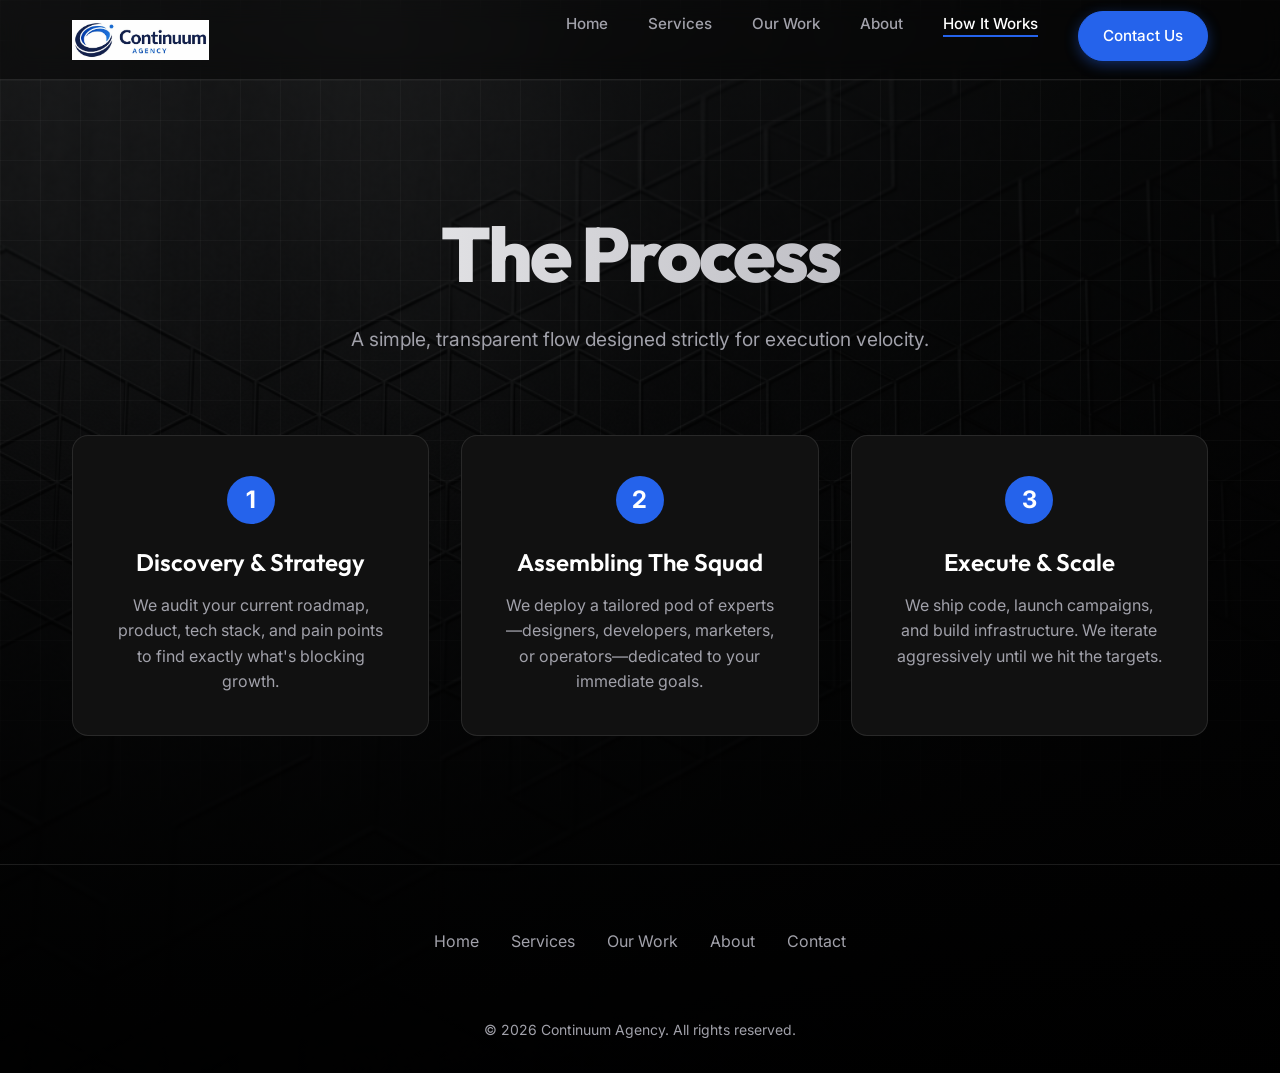
<file: how-it-works.html>
<!DOCTYPE html>
<html lang="en">
<head>
    <meta charset="UTF-8">
    <meta name="viewport" content="width=device-width, initial-scale=1.0">
    <title>How It Works | Continuum Agency</title>
    <link rel="stylesheet" href="./style.css?v=2026.1">
</head>
<body style="background: linear-gradient(to bottom, rgba(5,5,5,0.8), rgba(0,0,0,0.95)), url('bg_how.png') no-repeat center center fixed; background-size: cover;">
    <div class="bg-grid"></div>

    <!-- Navigation -->
    <nav class="navbar">
        <div class="nav-container">
            <a href="index.html" class="brand-logo">
                <img src="logo.png" alt="Continuum Agency Logo">
                
            </a>
            <button class="mobile-menu-btn">☰</button>
            <ul class="nav-links">
                <li><a href="index.html">Home</a></li>
                <li><a href="services.html">Services</a></li>
                <li><a href="our-work.html">Our Work</a></li>
                <li><a href="about.html">About</a></li>
                <li><a href="how-it-works.html" class="active">How It Works</a></li>
                <li><a href="contact.html" class="cta-button primary">Contact Us</a></li>
            </ul>
        </div>
    </nav>

    <div style="padding-top: var(--nav-height);"></div>

    <section class="section">
        <div class="container text-center fade-up">
            <h1 class="heading-xl">The Process</h1>
            <p class="subtext mx-auto" style="margin: 0 auto; max-width: 800px;">
                A simple, transparent flow designed strictly for execution velocity.
            </p>
        </div>

        <div class="container" style="margin-top: 5rem;">
            <div class="grid-3 fade-up delay-1">
                <div class="card" style="text-align: center;">
                    <div class="card-icon mx-auto" style="margin: 0 auto 1.5rem; border-radius: 50%; font-size: 1.5rem; font-weight: bold; background: var(--accent-primary); color: white;">1</div>
                    <h3 class="card-title">Discovery & Strategy</h3>
                    <p class="card-text">We audit your current roadmap, product, tech stack, and pain points to find exactly what's blocking growth.</p>
                </div>
                <div class="card" style="text-align: center;">
                    <div class="card-icon mx-auto" style="margin: 0 auto 1.5rem; border-radius: 50%; font-size: 1.5rem; font-weight: bold; background: var(--accent-primary); color: white;">2</div>
                    <h3 class="card-title">Assembling The Squad</h3>
                    <p class="card-text">We deploy a tailored pod of experts—designers, developers, marketers, or operators—dedicated to your immediate goals.</p>
                </div>
                <div class="card" style="text-align: center;">
                    <div class="card-icon mx-auto" style="margin: 0 auto 1.5rem; border-radius: 50%; font-size: 1.5rem; font-weight: bold; background: var(--accent-primary); color: white;">3</div>
                    <h3 class="card-title">Execute & Scale</h3>
                    <p class="card-text">We ship code, launch campaigns, and build infrastructure. We iterate aggressively until we hit the targets.</p>
                </div>
            </div>
        </div>
    </section>

    <!-- Footer -->
    <footer class="footer" style="margin-top: auto;">
        <div class="container footer-content">
            <div class="footer-nav">
                <a href="index.html">Home</a>
                <a href="services.html">Services</a>
                <a href="our-work.html">Our Work</a>
                <a href="about.html">About</a>
                <a href="contact.html">Contact</a>
            </div>
            <p class="copyright">© 2026 Continuum Agency. All rights reserved.</p>
        </div>
    </footer>

    <script src="./script.js"></script>
</body>
</html>
</file>
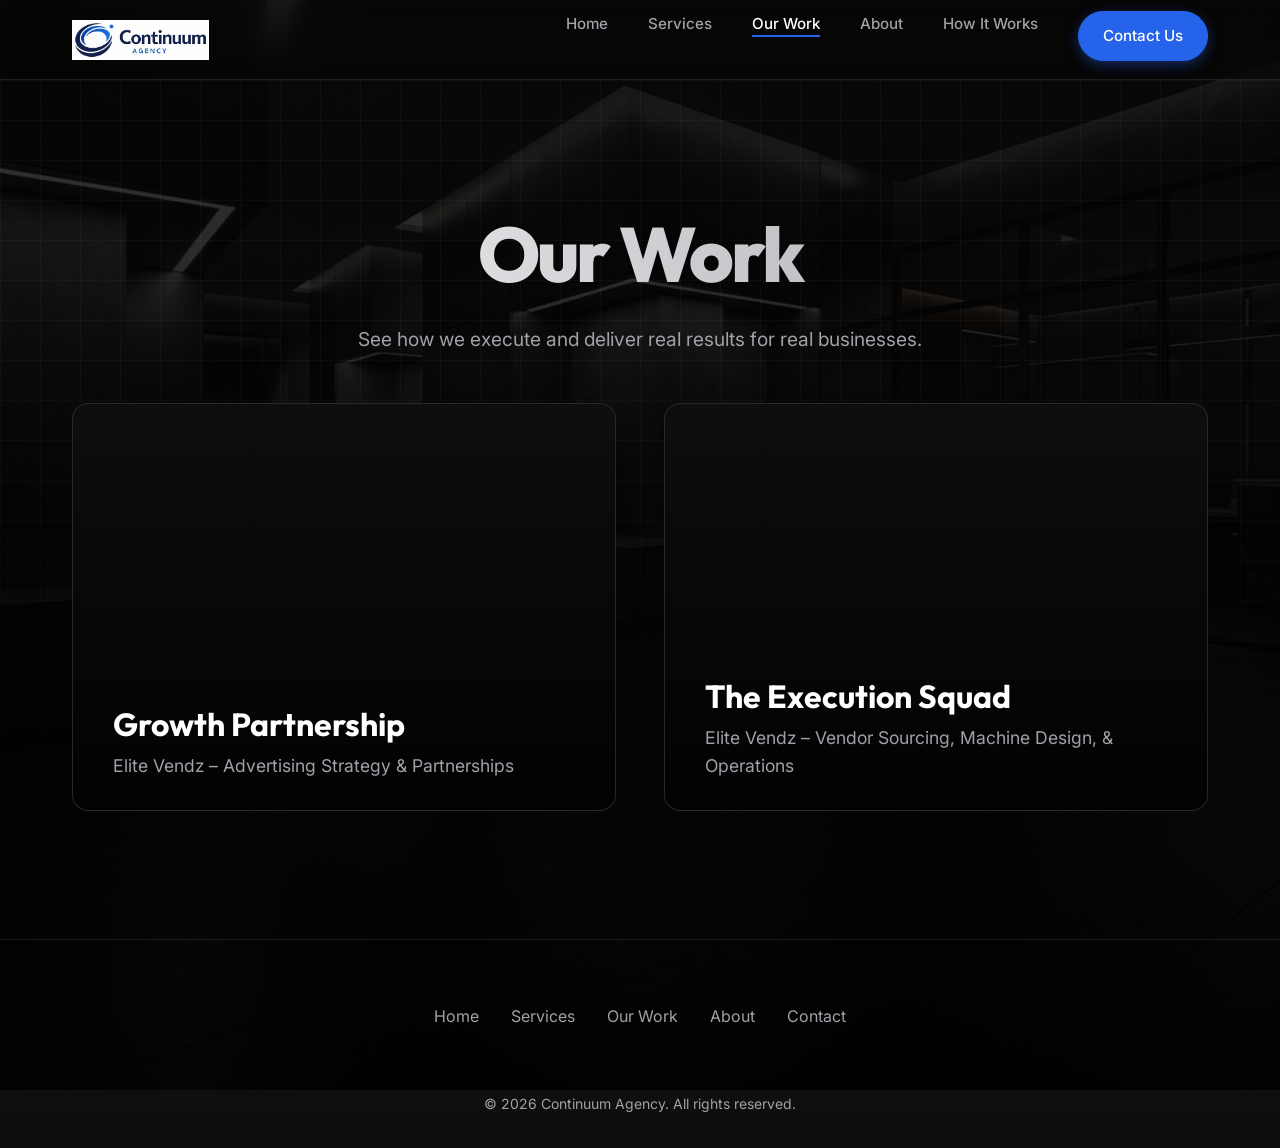
<file: our-work.html>
<!DOCTYPE html>
<html lang="en">
<head>
    <meta charset="UTF-8">
    <meta name="viewport" content="width=device-width, initial-scale=1.0">
    <title>Our Work | Continuum Agency</title>
    <link rel="stylesheet" href="./style.css?v=2026.1">
    <meta name="description" content="Explore our portfolio and see how we've helped startups like Elite Vendz scale through performance marketing and landing pages.">
    <style>
        .work-section {
            margin-bottom: 5rem;
        }
        .service-category-title {
            border-bottom: 2px solid var(--accent-primary);
            display: inline-block;
            padding-bottom: 0.5rem;
            margin-bottom: 2rem;
        }
        .project-card {
            background: var(--bg-card);
            border: 1px solid var(--border-color);
            border-radius: 12px;
            padding: 2rem;
            transition: all 0.3s ease;
            cursor: pointer;
            display: flex;
            flex-direction: column;
            gap: 1.5rem;
            position: relative;
            overflow: hidden;
        }
        .project-card::before {
            content: '';
            position: absolute;
            top: -100%;
            left: -100%;
            width: 300%;
            height: 300%;
            background: radial-gradient(circle, rgba(37,99,235,0.1) 0%, transparent 60%);
            opacity: 0;
            transition: opacity 0.5s ease;
            pointer-events: none;
            z-index: 0;
        }
        .project-card:hover::before {
            opacity: 1;
        }
        .project-card:hover {
            transform: translateY(-8px) scale(1.01);
            border-color: var(--accent-primary);
            box-shadow: 0 20px 40px rgba(37, 99, 235, 0.15);
        }
        .project-card > * {
            position: relative;
            z-index: 1;
        }
        .project-logo-container {
            background: rgba(255, 255, 255, 0.05);
            border-radius: 8px;
            padding: 2rem;
            display: flex;
            align-items: center;
            justify-content: center;
            min-height: 200px;
        }
        .project-logo-container img {
            max-width: 100%;
            height: auto;
            max-height: 150px;
            animation: floatLogo 6s ease-in-out infinite;
        }
        @keyframes floatLogo {
            0% { transform: translateY(0px) rotate(0deg); }
            50% { transform: translateY(-10px) rotate(1deg); }
            100% { transform: translateY(0px) rotate(0deg); }
        }
        .project-details {
            display: none;
            animation: fadeIn 0.3s ease forwards;
        }
        .project-card.active .project-details {
            display: block;
        }
        @keyframes fadeIn {
            from { opacity: 0; transform: translateY(-10px); }
            to { opacity: 1; transform: translateY(0); }
        }
    </style>
</head>
<body style="background: linear-gradient(to bottom, rgba(5,5,5,0.8), rgba(0,0,0,0.95)), url('bg_work.png') no-repeat center center fixed; background-size: cover;">
    <div class="bg-grid"></div>

    <!-- Navigation -->
    <nav class="navbar">
        <div class="nav-container">
            <a href="index.html" class="brand-logo">
                <img src="logo.png" alt="Continuum Agency Logo">
            </a>
            <button class="mobile-menu-btn">☰</button>
            <ul class="nav-links">
                <li><a href="index.html">Home</a></li>
                <li><a href="services.html">Services</a></li>
                <li><a href="our-work.html" class="active">Our Work</a></li>
                <li><a href="about.html">About</a></li>
                <li><a href="how-it-works.html">How It Works</a></li>
                <li><a href="contact.html" class="cta-button primary">Contact Us</a></li>
            </ul>
        </div>
    </nav>

    <div style="padding-top: var(--nav-height);"></div>

    <section class="section">
        <div class="container text-center fade-up">
            <h1 class="heading-xl">Our Work</h1>
            <p class="subtext mx-auto" style="margin: 0 auto;">See how we execute and deliver real results for real businesses.</p>
        </div>

        <div class="container portfolio-grid fade-up delay-1">
            
            <!-- Card 1: Growth Partnership -->
            <a href="growth-partnership.html" class="portfolio-card">
                <div class="pc-bg" style="background-image: url('https://images.unsplash.com/photo-1600880292203-757bb62b4baf?auto=format&fit=crop&q=80&w=1000'); opacity: 0.8;"></div>
                <div class="pc-overlay"></div>
                <div class="pc-content">
                    <h3>Growth Partnership</h3>
                    <p>Elite Vendz – Advertising Strategy & Partnerships</p>
                </div>
            </a>

            <!-- Card 2: The Execution Squad -->
            <a href="execution-squad.html" class="portfolio-card">
                <div class="pc-bg" style="background-image: url('https://images.unsplash.com/photo-1551288049-bebda4e38f71?auto=format&fit=crop&q=80&w=1000'); opacity: 0.8;"></div>
                <div class="pc-overlay"></div>
                <div class="pc-content">
                    <h3>The Execution Squad</h3>
                    <p>Elite Vendz – Vendor Sourcing, Machine Design, & Operations</p>
                </div>
            </a>

        </div>
    </section>

    <!-- Footer -->
    <footer class="footer">
        <div class="container footer-content">
            <div class="footer-nav">
                <a href="index.html">Home</a>
                <a href="services.html">Services</a>
                <a href="our-work.html">Our Work</a>
                <a href="about.html">About</a>
                <a href="contact.html">Contact</a>
            </div>
            <p class="copyright">© 2026 Continuum Agency. All rights reserved.</p>
        </div>
    </footer>

    <script src="./script.js"></script>
</body>
</html>
</file>
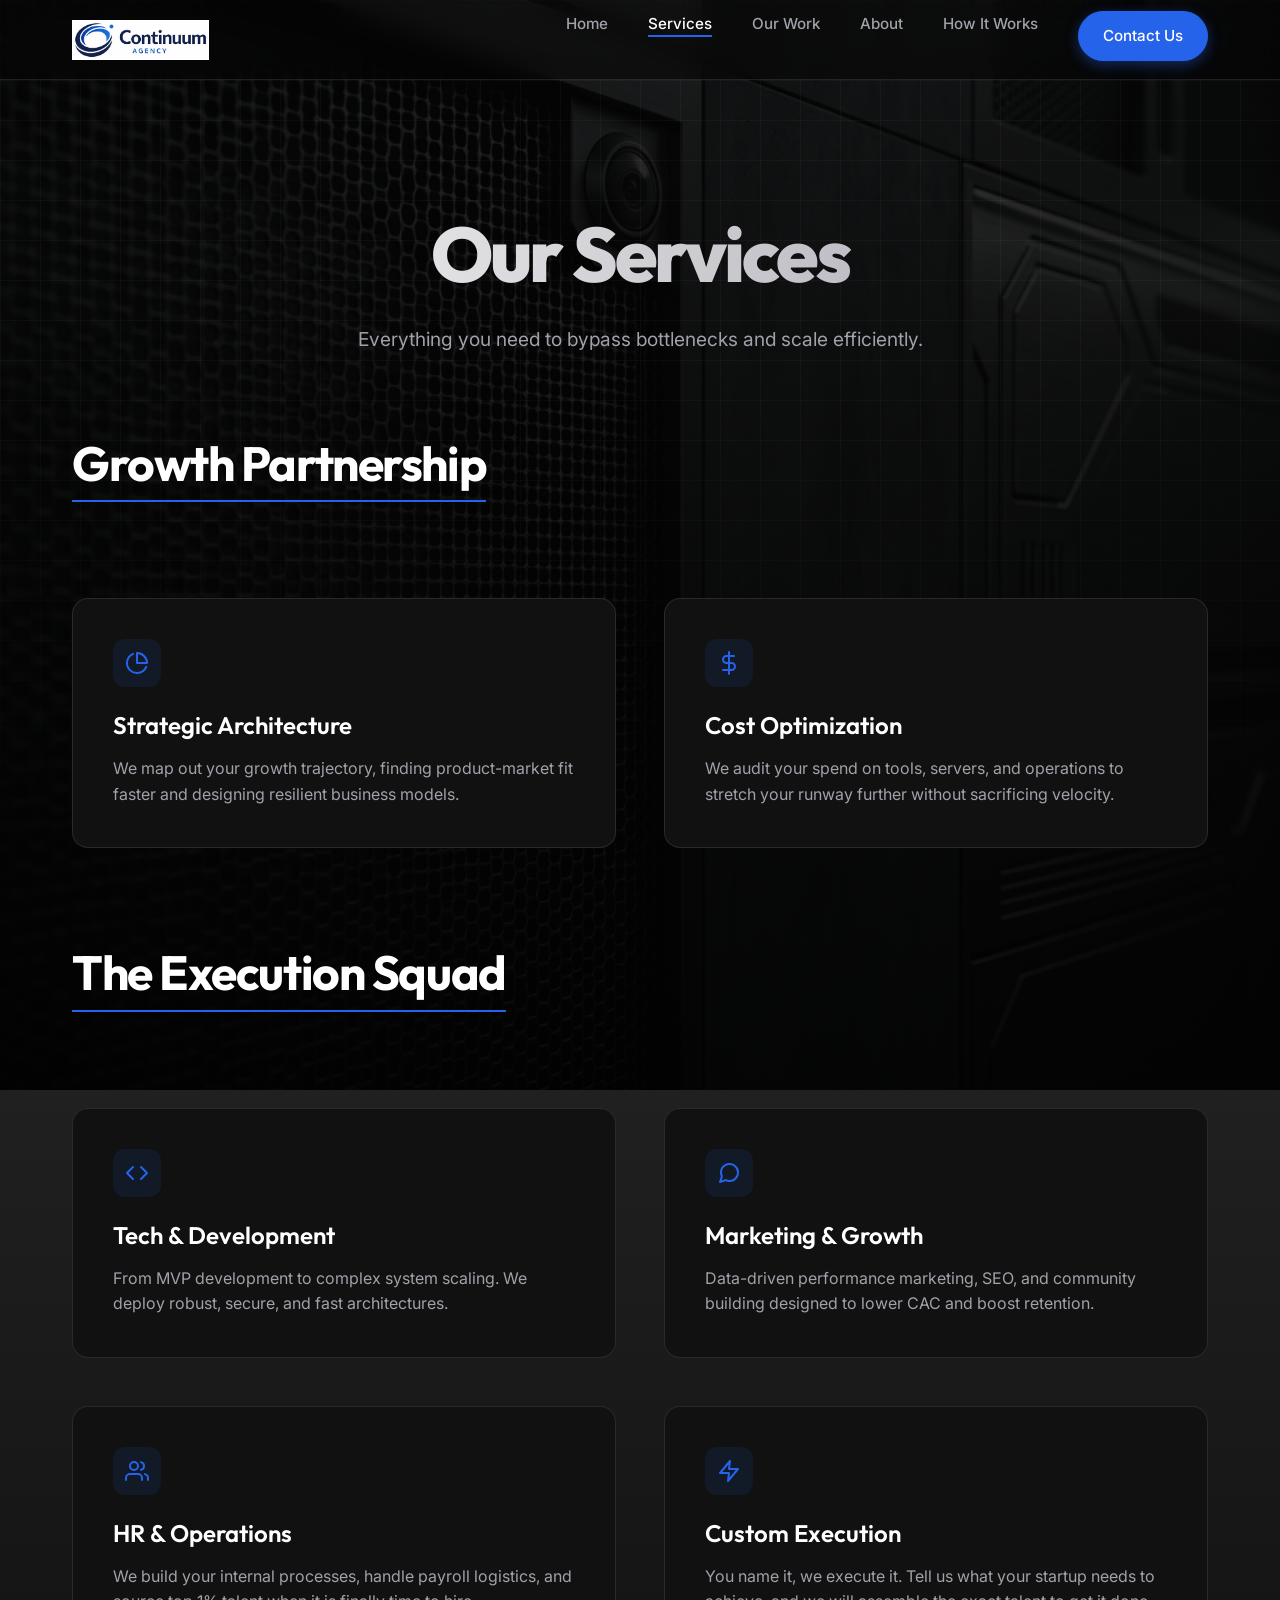
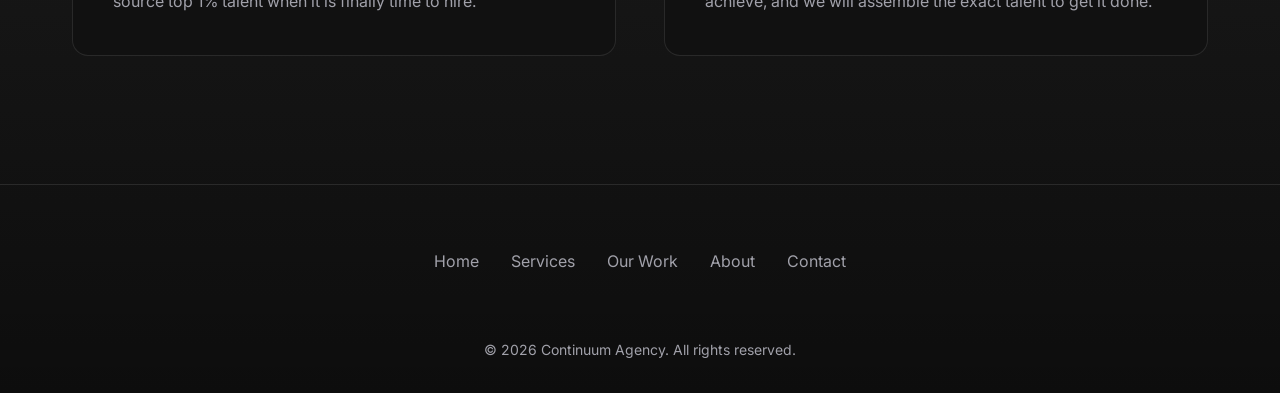
<file: services.html>
<!DOCTYPE html>
<html lang="en">
<head>
    <meta charset="UTF-8">
    <meta name="viewport" content="width=device-width, initial-scale=1.0">
    <title>Services | Continuum Agency</title>
    <link rel="stylesheet" href="./style.css?v=2026.1">
    <meta name="description" content="Discover our growth partnership and execution team services. We provide tech, marketing, HR, and operations execution for growing startups.">
</head>
<body class="page-services">
    <div class="bg-grid"></div>

    <!-- Navigation -->
    <nav class="navbar">
        <div class="nav-container">
            <a href="index.html" class="brand-logo">
                <img src="logo.png" alt="Logo">
                
            </a>
            <button class="mobile-menu-btn">☰</button>
            <ul class="nav-links">
                <li><a href="index.html">Home</a></li>
                <li><a href="services.html" class="active">Services</a></li>
                <li><a href="our-work.html">Our Work</a></li>
                <li><a href="about.html">About</a></li>
                <li><a href="how-it-works.html">How It Works</a></li>
                <li><a href="contact.html" class="cta-button primary">Contact Us</a></li>
            </ul>
        </div>
    </nav>

    <div style="padding-top: var(--nav-height);"></div>

    <section class="section">
        <div class="container text-center fade-up">
            <h1 class="heading-xl">Our Services</h1>
            <p class="subtext mx-auto" style="margin: 0 auto;">Everything you need to bypass bottlenecks and scale efficiently.</p>
        </div>

        <div class="container" style="margin-top: 5rem;">
            <!-- Growth Partnership -->
            <div class="fade-up" style="margin-bottom: 6rem;">
                <h2 class="heading-lg" style="border-bottom: 2px solid var(--accent-primary); display: inline-block; padding-bottom: 0.5rem; margin-bottom: 2rem;">Growth Partnership</h2>
                <div class="grid-2">
                    <div class="card">
                        <div class="card-icon">
                            <svg viewBox="0 0 24 24" fill="none" stroke="currentColor" stroke-width="2" stroke-linecap="round" stroke-linejoin="round"><path d="M21.21 15.89A10 10 0 1 1 8 2.83"></path><path d="M22 12A10 10 0 0 0 12 2v10z"></path></svg>
                        </div>
                        <h3 class="card-title">Strategic Architecture</h3>
                        <p class="card-text">We map out your growth trajectory, finding product-market fit faster and designing resilient business models.</p>
                    </div>
                    <div class="card">
                        <div class="card-icon">
                            <svg viewBox="0 0 24 24" fill="none" stroke="currentColor" stroke-width="2" stroke-linecap="round" stroke-linejoin="round"><line x1="12" y1="1" x2="12" y2="23"></line><path d="M17 5H9.5a3.5 3.5 0 0 0 0 7h5a3.5 3.5 0 0 1 0 7H6"></path></svg>
                        </div>
                        <h3 class="card-title">Cost Optimization</h3>
                        <p class="card-text">We audit your spend on tools, servers, and operations to stretch your runway further without sacrificing velocity.</p>
                    </div>
                </div>
            </div>

            <!-- Execution Team -->
            <div class="fade-up delay-1">
                <h2 class="heading-lg" style="border-bottom: 2px solid var(--accent-primary); display: inline-block; padding-bottom: 0.5rem; margin-bottom: 2rem;">The Execution Squad</h2>
                <div class="grid-2">
                    <div class="card">
                        <div class="card-icon">
                            <svg viewBox="0 0 24 24" fill="none" stroke="currentColor" stroke-width="2" stroke-linecap="round" stroke-linejoin="round"><polyline points="16 18 22 12 16 6"></polyline><polyline points="8 6 2 12 8 18"></polyline></svg>
                        </div>
                        <h3 class="card-title">Tech & Development</h3>
                        <p class="card-text">From MVP development to complex system scaling. We deploy robust, secure, and fast architectures.</p>
                    </div>
                    <div class="card">
                        <div class="card-icon">
                            <svg viewBox="0 0 24 24" fill="none" stroke="currentColor" stroke-width="2" stroke-linecap="round" stroke-linejoin="round"><path d="M21 11.5a8.38 8.38 0 0 1-.9 3.8 8.5 8.5 0 0 1-7.6 4.7 8.38 8.38 0 0 1-3.8-.9L3 21l1.9-5.7a8.38 8.38 0 0 1-.9-3.8 8.5 8.5 0 0 1 4.7-7.6 8.38 8.38 0 0 1 3.8-.9h.5a8.48 8.48 0 0 1 8 8v.5z"></path></svg>
                        </div>
                        <h3 class="card-title">Marketing & Growth</h3>
                        <p class="card-text">Data-driven performance marketing, SEO, and community building designed to lower CAC and boost retention.</p>
                    </div>
                    <div class="card">
                        <div class="card-icon">
                            <svg viewBox="0 0 24 24" fill="none" stroke="currentColor" stroke-width="2" stroke-linecap="round" stroke-linejoin="round"><path d="M17 21v-2a4 4 0 0 0-4-4H5a4 4 0 0 0-4 4v2"></path><circle cx="9" cy="7" r="4"></circle><path d="M23 21v-2a4 4 0 0 0-3-3.87"></path><path d="M16 3.13a4 4 0 0 1 0 7.75"></path></svg>
                        </div>
                        <h3 class="card-title">HR & Operations</h3>
                        <p class="card-text">We build your internal processes, handle payroll logistics, and source top 1% talent when it is finally time to hire.</p>
                    </div>
                    <div class="card">
                        <div class="card-icon">
                            <svg viewBox="0 0 24 24" fill="none" stroke="currentColor" stroke-width="2" stroke-linecap="round" stroke-linejoin="round"><polygon points="13 2 3 14 12 14 11 22 21 10 12 10 13 2"></polygon></svg>
                        </div>
                        <h3 class="card-title">Custom Execution</h3>
                        <p class="card-text">You name it, we execute it. Tell us what your startup needs to achieve, and we will assemble the exact talent to get it done.</p>
                    </div>
                </div>
            </div>
        </div>
    </section>

    <!-- Footer -->
    <footer class="footer">
        <div class="container footer-content">
            <div class="footer-nav">
                <a href="index.html">Home</a>
                <a href="services.html">Services</a>
                <a href="our-work.html">Our Work</a>
                <a href="about.html">About</a>
                <a href="contact.html">Contact</a>
            </div>
            <p class="copyright">© 2026 Continuum Agency. All rights reserved.</p>
        </div>
    </footer>

    <script src="./script.js"></script>
</body>
</html>
</file>
<file: style.css>
@import url('https://fonts.googleapis.com/css2?family=Inter:wght@300;400;500;600&family=Outfit:wght@400;600;700;800&display=swap');

:root {
  /* Colors */
  --bg-main: #050505;
  --bg-card: #111111;
  --bg-card-hover: #1A1A1A;
  --text-primary: #FFFFFF;
  --text-secondary: #A1A1AA;
  --accent-primary: #2563EB;
  --accent-glow: rgba(37, 99, 235, 0.4);
  --border-color: rgba(255, 255, 255, 0.1);
  --gradient-text: linear-gradient(90deg, #FFFFFF 0%, #A1A1AA 100%);
  --link-hover: #60A5FA;
  
  /* Layout */
  --max-width: 1200px;
  --nav-height: 80px;

  /* Typography */
  --font-heading: 'Outfit', sans-serif;
  --font-body: 'Inter', sans-serif;
}

* {
  margin: 0;
  padding: 0;
  box-sizing: border-box;
}

html {
  scroll-behavior: smooth;
}

body {
  background-color: var(--bg-main);
  color: var(--text-primary);
  font-family: var(--font-body);
  line-height: 1.6;
  -webkit-font-smoothing: antialiased;
  overflow-x: hidden;
}

.page-services {
  background: linear-gradient(to bottom, rgba(5,5,5,0.8) 0%, rgba(0,0,0,0.95) 100%), url('bg_services.png?v=4') no-repeat center center fixed !important;
  background-size: cover !important;
}

.page-contact {
  background: linear-gradient(to bottom, rgba(5,5,5,0.8) 0%, rgba(0,0,0,0.95) 100%), url('bg_contact.png?v=4') no-repeat center center fixed !important;
  background-size: cover !important;
}

/* ========================================================================= */
/* GLASmorphism Navigation */
/* ========================================================================= */
.navbar {
  position: fixed;
  top: 0;
  left: 0;
  width: 100%;
  height: var(--nav-height);
  background: rgba(5, 5, 5, 0.7);
  backdrop-filter: blur(12px);
  -webkit-backdrop-filter: blur(12px);
  border-bottom: 1px solid var(--border-color);
  z-index: 1000;
  transition: all 0.3s ease;
}

.nav-container {
  max-width: var(--max-width);
  margin: 0 auto;
  padding: 0 2rem;
  height: 100%;
  display: flex;
  justify-content: space-between;
  align-items: center;
}

.brand-logo {
  display: flex;
  align-items: center;
  text-decoration: none;
  gap: 1rem;
}

.brand-logo img {
  height: 40px;
  width: auto;
  transition: transform 0.3s ease;
}

.brand-logo:hover img {
  transform: scale(1.05);
}

.brand-name {
  font-family: var(--font-heading);
  font-weight: 700;
  font-size: 1.25rem;
  color: var(--text-primary);
  letter-spacing: -0.02em;
}

.nav-links {
  display: flex;
  gap: 2.5rem;
  list-style: none;
}

.nav-links a {
  text-decoration: none;
  color: var(--text-secondary);
  font-size: 0.95rem;
  font-weight: 500;
  transition: color 0.3s ease;
  position: relative;
}

.nav-links a:hover,
.nav-links a.active {
  color: var(--text-primary);
}

.nav-links a::after {
  content: '';
  position: absolute;
  width: 0;
  height: 2px;
  bottom: -4px;
  left: 0;
  background-color: var(--accent-primary);
  transition: width 0.3s ease;
}

.nav-links a:hover::after,
.nav-links a.active::after {
  width: 100%;
}

.cta-button {
  background-color: var(--text-primary);
  color: var(--bg-main);
  padding: 0.75rem 1.5rem;
  border-radius: 50px;
  font-weight: 600;
  font-size: 0.95rem;
  text-decoration: none;
  transition: all 0.3s ease;
  display: inline-block;
  border: 1px solid transparent;
}

.cta-button:hover {
  background-color: transparent;
  color: var(--text-primary);
  border-color: var(--text-primary);
}

.cta-button.primary {
  background-color: var(--accent-primary);
  color: white;
  border-color: var(--accent-primary);
  box-shadow: 0 4px 14px var(--accent-glow);
  position: relative;
  overflow: hidden;
}

.cta-button.primary::before {
  content: '';
  position: absolute;
  top: 0;
  left: -100%;
  width: 100%;
  height: 100%;
  background: linear-gradient(90deg, transparent, rgba(255,255,255,0.2), transparent);
  animation: buttonShine 4s infinite;
}

@keyframes buttonShine {
  0% { left: -100%; }
  20%, 100% { left: 100%; }
}

.cta-button.primary:hover {
  background-color: transparent;
  box-shadow: none;
}

.mobile-menu-btn {
  display: none;
  background: none;
  border: none;
  color: var(--text-primary);
  font-size: 1.5rem;
  cursor: pointer;
}

/* ========================================================================= */
/* Typography & Utilities */
/* ========================================================================= */
h1, h2, h3, h4, h5, h6 {
  font-family: var(--font-heading);
  line-height: 1.2;
}

.heading-xl {
  font-size: clamp(3rem, 6vw, 5rem);
  font-weight: 800;
  letter-spacing: -0.04em;
  background: var(--gradient-text);
  -webkit-background-clip: text;
  -webkit-text-fill-color: transparent;
  margin-bottom: 1.5rem;
}

.heading-lg {
  font-size: clamp(2rem, 4vw, 3rem);
  font-weight: 700;
  letter-spacing: -0.03em;
  margin-bottom: 1.25rem;
}

.heading-md {
  font-size: clamp(1.5rem, 2vw, 2rem);
  font-weight: 600;
  margin-bottom: 1rem;
}

.subtext {
  font-size: clamp(1.125rem, 1.5vw, 1.25rem);
  color: var(--text-secondary);
  max-width: 600px;
  margin-bottom: 2rem;
}

.container {
  max-width: var(--max-width);
  margin: 0 auto;
  padding: 0 2rem;
}

.section {
  padding: 8rem 0;
  position: relative;
}

.text-center {
  text-align: center;
}

/* ========================================================================= */
/* Background Effects */
/* ========================================================================= */
.bg-grid {
  position: absolute;
  top: 0;
  left: 0;
  width: 100%;
  height: 100%;
  background-image: 
    linear-gradient(to right, rgba(255,255,255,0.03) 1px, transparent 1px),
    linear-gradient(to bottom, rgba(255,255,255,0.03) 1px, transparent 1px);
  background-size: 40px 40px;
  z-index: -1;
  pointer-events: none;
  mask-image: linear-gradient(to bottom, black 40%, transparent 100%);
  -webkit-mask-image: linear-gradient(to bottom, black 40%, transparent 100%);
  animation: panGrid 15s linear infinite;
}

@keyframes panGrid {
  0% { background-position: 0 0; }
  100% { background-position: 40px 40px; }
}

.glow-orb {
  position: absolute;
  width: 500px;
  height: 500px;
  background: radial-gradient(circle, var(--accent-glow) 0%, transparent 70%);
  border-radius: 50%;
  z-index: -1;
  pointer-events: none;
  opacity: 0.5;
  animation: pulseOrb 8s ease-in-out infinite alternate;
}

@keyframes pulseOrb {
  0% { transform: scale(1) translate(0, 0); opacity: 0.3; }
  100% { transform: scale(1.2) translate(5%, 5%); opacity: 0.6; }
}

/* ========================================================================= */
/* Hero Section */
/* ========================================================================= */
.hero {
  min-height: 100vh;
  display: flex;
  align-items: center;
  padding-top: var(--nav-height);
  position: relative;
  overflow: hidden;
}

.hero-content {
  max-width: 800px;
  position: relative;
  z-index: 1;
}

.hero-buttons {
  display: flex;
  gap: 1rem;
}

/* ========================================================================= */
/* Components (Cards, etc) */
/* ========================================================================= */
.grid-3 {
  display: grid;
  grid-template-columns: repeat(auto-fit, minmax(300px, 1fr));
  gap: 2rem;
  margin-top: 4rem;
}

.grid-2 {
  display: grid;
  grid-template-columns: repeat(auto-fit, minmax(400px, 1fr));
  gap: 3rem;
  margin-top: 4rem;
}

.card {
  background: var(--bg-card);
  border: 1px solid var(--border-color);
  border-radius: 16px;
  padding: 2.5rem;
  transition: all 0.4s cubic-bezier(0.16, 1, 0.3, 1);
  position: relative;
  overflow: hidden;
}

.card::before {
  content: '';
  position: absolute;
  top: 0;
  left: 0;
  width: 100%;
  height: 2px;
  background: linear-gradient(90deg, transparent, var(--accent-primary), transparent);
  opacity: 0;
  transition: opacity 0.4s ease;
}

.card:hover {
  transform: translateY(-8px);
  background: var(--bg-card-hover);
  border-color: rgba(255, 255, 255, 0.2);
  box-shadow: 0 20px 40px rgba(0,0,0,0.4);
}

.card:hover::before {
  opacity: 1;
}

.card-icon {
  width: 48px;
  height: 48px;
  background: rgba(37, 99, 235, 0.1);
  border-radius: 12px;
  display: flex;
  align-items: center;
  justify-content: center;
  margin-bottom: 1.5rem;
  color: var(--accent-primary);
}

.card-icon svg {
  width: 24px;
  height: 24px;
}

.card-title {
  font-family: var(--font-heading);
  font-size: 1.5rem;
  font-weight: 600;
  margin-bottom: 1rem;
}

.card-text {
  color: var(--text-secondary);
}

/* ========================================================================= */
/* Problem Section */
/* ========================================================================= */
.problem-section {
  background: linear-gradient(to bottom, var(--bg-main), #080808);
  border-top: 1px solid var(--border-color);
}

.problem-list {
  display: flex;
  flex-direction: column;
  gap: 1.5rem;
  margin-top: 2rem;
}

.problem-item {
  display: flex;
  align-items: center;
  gap: 1rem;
  font-size: 1.125rem;
  color: #ff4d4d;
}

.problem-item svg {
  flex-shrink: 0;
}

/* ========================================================================= */
/* Contact Form Section */
/* ========================================================================= */
.contact-box {
  background: var(--bg-card);
  border: 1px solid var(--border-color);
  border-radius: 24px;
  padding: 4rem;
  max-width: 800px;
  margin: 0 auto;
}

.contact-info {
  display: flex;
  flex-wrap: wrap;
  gap: 3rem;
  margin-bottom: 3rem;
  padding-bottom: 3rem;
  border-bottom: 1px solid var(--border-color);
}

.info-item {
  display: flex;
  align-items: center;
  gap: 1rem;
}

.info-item span {
  font-size: 1.125rem;
  font-weight: 500;
}

.form-group {
  margin-bottom: 1.5rem;
}

.form-label {
  display: block;
  margin-bottom: 0.5rem;
  font-weight: 500;
  color: var(--text-secondary);
}

.form-input {
  width: 100%;
  background: rgba(255, 255, 255, 0.05);
  border: 1px solid var(--border-color);
  padding: 1rem 1.25rem;
  border-radius: 8px;
  color: var(--text-primary);
  font-family: var(--font-body);
  font-size: 1rem;
  transition: all 0.3s ease;
}

.form-input:focus {
  outline: none;
  border-color: var(--accent-primary);
  background: rgba(255, 255, 255, 0.08);
}

textarea.form-input {
  min-height: 150px;
  resize: vertical;
}

/* ========================================================================= */
/* Footer */
/* ========================================================================= */
.footer {
  border-top: 1px solid var(--border-color);
  padding: 4rem 0 2rem;
  text-align: center;
}

.footer-content {
  display: flex;
  flex-direction: column;
  align-items: center;
  gap: 2rem;
}

.footer-logo {
  height: 30px;
  opacity: 0.7;
}

.footer-nav {
  display: flex;
  gap: 2rem;
}

.footer-nav a {
  color: var(--text-secondary);
  text-decoration: none;
  transition: color 0.3s ease;
}

.footer-nav a:hover {
  color: var(--text-primary);
}

.copyright {
  color: var(--text-secondary);
  font-size: 0.875rem;
  margin-top: 2rem;
}

/* ========================================================================= */
/* Animations Classes */
/* ========================================================================= */
.fade-up {
  opacity: 0;
  transform: translateY(30px);
  transition: opacity 0.8s cubic-bezier(0.16, 1, 0.3, 1), transform 0.8s cubic-bezier(0.16, 1, 0.3, 1);
}

.fade-up.visible {
  opacity: 1;
  transform: translateY(0);
}

.delay-1 { transition-delay: 0.1s; }
.delay-2 { transition-delay: 0.2s; }
.delay-3 { transition-delay: 0.3s; }

/* ========================================================================= */
/* Portfolio Grid (Our Work) */
/* ========================================================================= */
.portfolio-grid {
  display: grid;
  grid-template-columns: repeat(auto-fit, minmax(400px, 1fr));
  gap: 3rem;
  margin-top: 3rem;
}

.portfolio-card {
  position: relative;
  display: block;
  text-decoration: none;
  border-radius: 16px;
  overflow: hidden;
  aspect-ratio: 4 / 3;
  background: var(--bg-card);
  border: 1px solid var(--border-color);
  transition: all 0.5s cubic-bezier(0.16, 1, 0.3, 1);
  cursor: pointer;
}

.portfolio-card .pc-bg {
  position: absolute;
  top: 0;
  left: 0;
  width: 100%;
  height: 100%;
  background-size: cover;
  background-position: center;
  transition: transform 0.6s ease;
  z-index: 1;
}

.portfolio-card .pc-overlay {
  position: absolute;
  top: 0;
  left: 0;
  width: 100%;
  height: 100%;
  background: linear-gradient(to top, rgba(0,0,0,0.9) 0%, rgba(0,0,0,0.2) 100%);
  z-index: 2;
  transition: background 0.4s ease;
}

.portfolio-card .pc-content {
  position: absolute;
  bottom: 0;
  left: 0;
  padding: 2.5rem;
  z-index: 3;
  width: 100%;
  transform: translateY(10px);
  transition: transform 0.4s ease;
}

.portfolio-card h3 {
  font-family: var(--font-heading);
  font-size: 2rem;
  color: var(--text-primary);
  margin-bottom: 0.5rem;
}

.portfolio-card p {
  color: var(--text-secondary);
  font-size: 1.1rem;
}

/* Hover effects */
.portfolio-card:hover {
  transform: translateY(-8px);
  border-color: var(--accent-primary);
  box-shadow: 0 20px 40px rgba(37, 99, 235, 0.2);
}

.portfolio-card:hover .pc-bg {
  transform: scale(1.05);
}

.portfolio-card:hover .pc-overlay {
  background: linear-gradient(to top, rgba(0,0,0,0.95) 0%, rgba(0,0,0,0.4) 100%);
}

.portfolio-card:hover .pc-content {
  transform: translateY(0);
}

/* ========================================================================= */
/* Case Study Page */
/* ========================================================================= */
.case-study-hero {
  padding-top: 6rem;
  padding-bottom: 4rem;
}

.case-study-logo-wrapper {
  background: rgba(255, 255, 255, 0.03);
  border: 1px solid var(--border-color);
  padding: 2rem;
  border-radius: 20px;
  display: inline-block;
  margin-bottom: 2rem;
}

.cs-logo {
  max-width: 250px;
  height: auto;
}

.cs-info-card {
  background: var(--bg-card);
  border: 1px solid var(--border-color);
  border-radius: 16px;
  padding: 3rem;
  height: 100%;
}

.cs-text {
  color: var(--text-secondary);
  font-size: 1.15rem;
  line-height: 1.8;
}

.cs-services-grid {
  display: grid;
  grid-template-columns: repeat(auto-fit, minmax(280px, 1fr));
  gap: 1.5rem;
}

.cs-service-box {
  background: rgba(255,255,255,0.02);
  border: 1px solid var(--border-color);
  border-radius: 12px;
  padding: 2rem;
  text-align: center;
  transition: all 0.3s ease;
}

.cs-service-box:hover {
  border-color: var(--accent-primary);
  background: rgba(37, 99, 235, 0.05);
  transform: translateY(-5px);
}

.cs-service-box .box-icon {
  font-size: 2.5rem;
  margin-bottom: 1rem;
}

.cs-service-box h3 {
  font-size: 1.25rem;
  font-weight: 600;
}

.cs-impact-box {
  background: linear-gradient(145deg, rgba(37, 99, 235, 0.1) 0%, rgba(0,0,0,0) 100%);
  border: 1px solid var(--accent-primary);
  border-radius: 24px;
  padding: 4rem 2rem;
  margin-top: 2rem;
}

.impact-stats {
  display: flex;
  justify-content: center;
  gap: 4rem;
  flex-wrap: wrap;
  margin-top: 3rem;
}

.impact-stat {
  display: flex;
  flex-direction: column;
  align-items: center;
  max-width: 200px;
}

.impact-stat .stat-icon {
  font-size: 2.5rem;
  margin-bottom: 1rem;
}

.impact-stat p {
  font-size: 1.1rem;
  font-weight: 500;
}

.pt-0 {
  padding-top: 0 !important;
}

.mt-5 {
  margin-top: 3rem !important;
}

/* ========================================================================= */
/* Custom Cursor, Animations, and Shimmer Effects */
/* ========================================================================= */

/* ========================================================================= */
/* Glow Tracking Cards */
/* ========================================================================= */
.card, .portfolio-card, .cs-service-box, .cs-info-card {
    position: relative;
    overflow: hidden;
}

.card::after, .portfolio-card::after, .cs-service-box::after, .cs-info-card::after {
    content: "";
    height: 100%;
    width: 100%;
    position: absolute;
    top: 0;
    left: 0;
    background: radial-gradient(
        600px circle at var(--mouse-x, 50%) var(--mouse-y, 50%), 
        rgba(37, 99, 235, 0.08), 
        transparent 40%
    );
    z-index: 10;
    opacity: 0;
    transition: opacity 0.3s ease;
    pointer-events: none;
}

.card:hover::after, .portfolio-card:hover::after, .cs-service-box:hover::after, .cs-info-card:hover::after {
    opacity: 1;
}

/* Button Advanced Hover */
.cta-button.primary {
    position: relative;
    overflow: hidden;
    transition: transform 0.3s cubic-bezier(0.175, 0.885, 0.32, 1.275), box-shadow 0.3s ease;
}

.cta-button.primary:hover {
    transform: scale(1.05);
}

/* ========================================================================= */
/* Responsive */
/* ========================================================================= */
@media (max-width: 992px) {
  .hero-content {
    text-align: center;
    margin: 0 auto;
  }
  .hero-buttons {
    justify-content: center;
  }
  .glow-orb {
    left: 50%;
    transform: translateX(-50%);
  }
}

@media (max-width: 768px) {
  .nav-links {
    position: fixed;
    top: var(--nav-height);
    left: 0;
    width: 100%;
    background: var(--bg-card);
    flex-direction: column;
    align-items: center;
    padding: 2rem 0;
    gap: 1.5rem;
    transform: translateY(-150%);
    transition: transform 0.4s ease;
    border-bottom: 1px solid var(--border-color);
  }

  .nav-links.nav-active {
    transform: translateY(0);
  }

  .mobile-menu-btn {
    display: block;
  }

  .contact-box {
    padding: 2rem;
  }
  
  .contact-info {
    flex-direction: column;
    gap: 1.5rem;
  }
}
</file>
